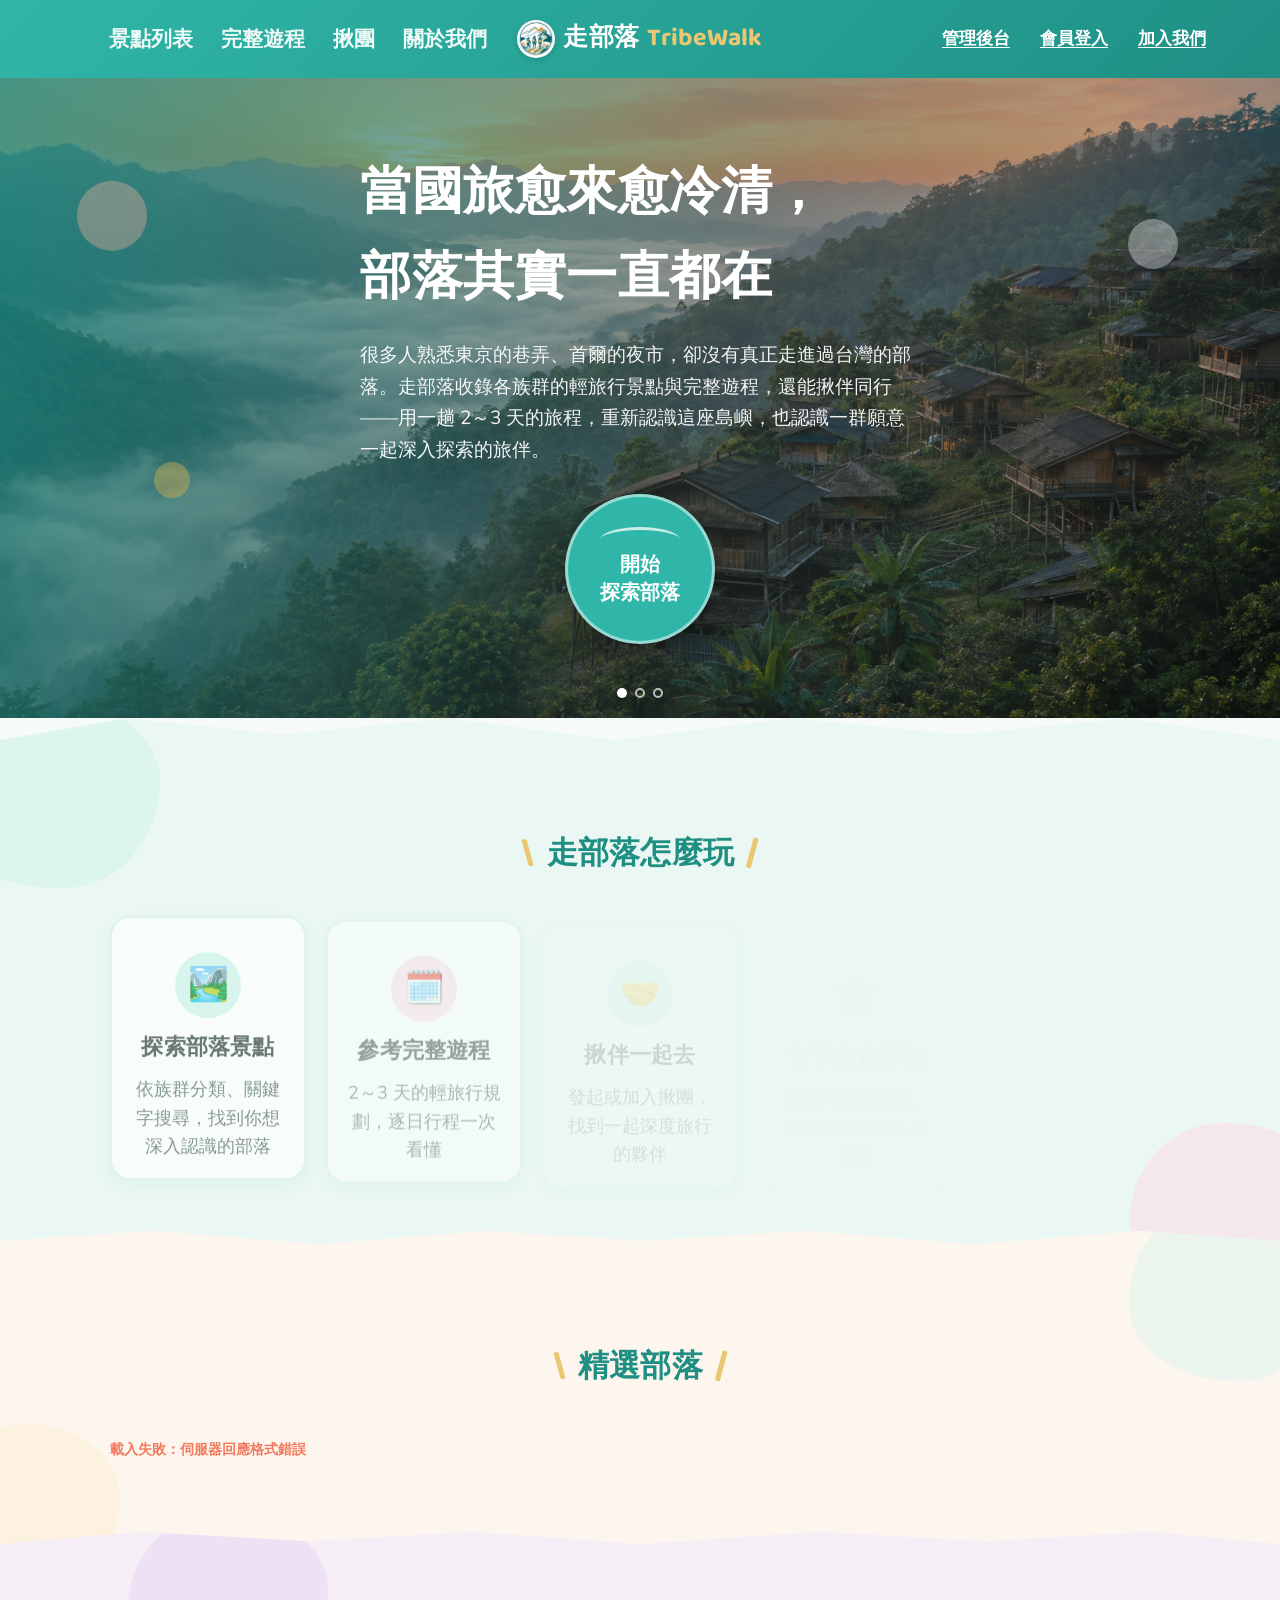
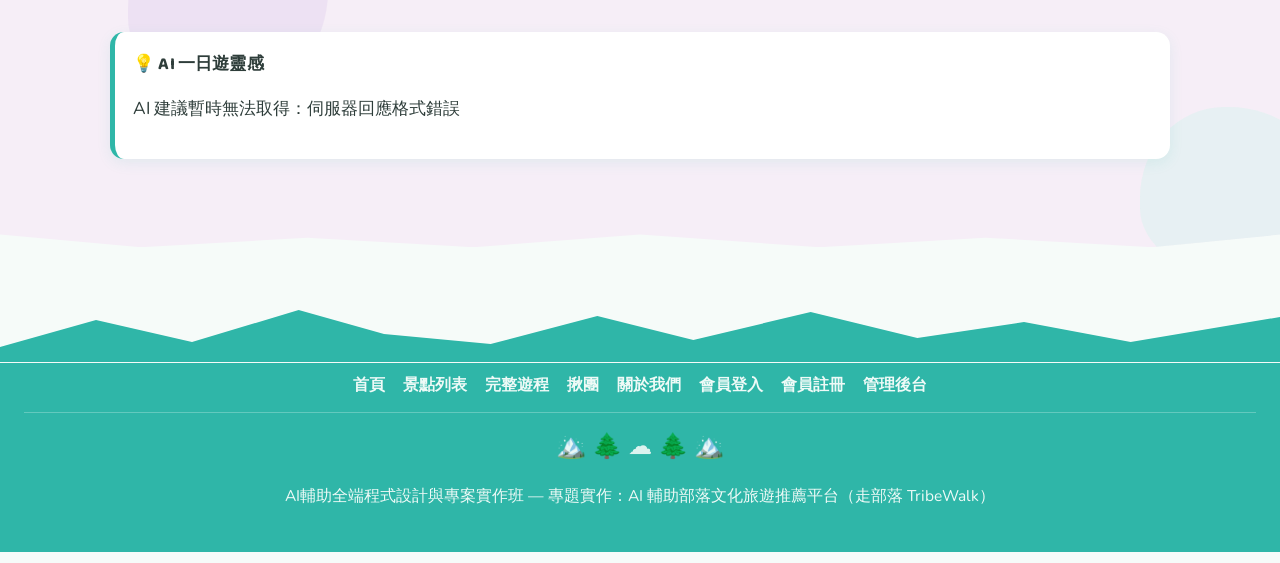
<file: index.html>
<!DOCTYPE html>
<html lang="zh-Hant">
<head>
<meta charset="UTF-8">
<meta http-equiv="refresh" content="0; url=frontend/index.html">
<title>走部落 TribeWalk</title>
</head>
<body>
<!--
  這個檔案只是給 GitHub Pages 用的轉址頁。
  這個專案是 PHP + MySQL 全端網站，GitHub Pages 只能放靜態檔案（HTML/CSS/JS/圖片），
  沒辦法執行 PHP、也沒辦法連資料庫，所以這裡看到的只會是「前端靜態畫面」，
  景點列表、揪團、統計圖表等需要呼叫 API 的功能不會有資料（會卡在「載入中...」)。
  完整功能（含資料庫）請參考 SETUP.md，用 php -S 或 XAMPP 在本機執行。
-->
<p>正在跳轉到 <a href="frontend/index.html">走部落 TribeWalk</a>…</p>
</body>
</html>
</file>
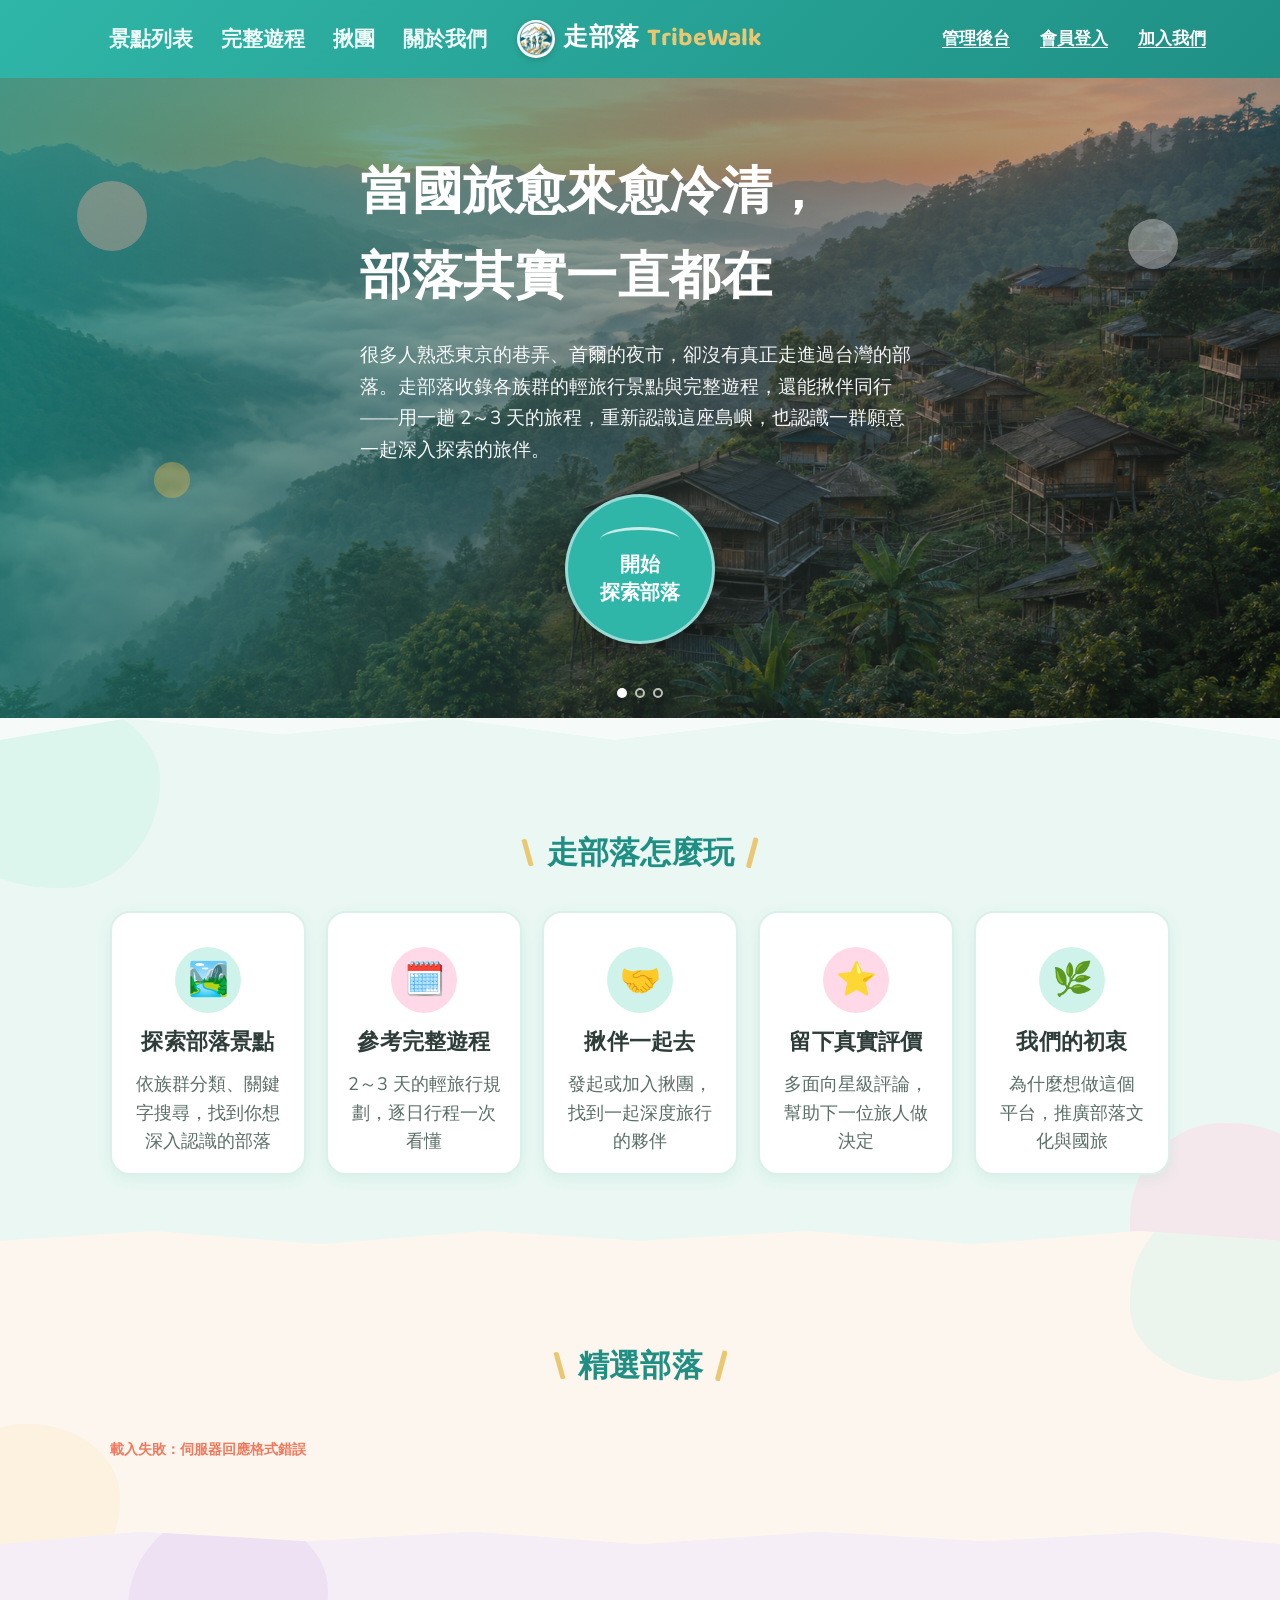
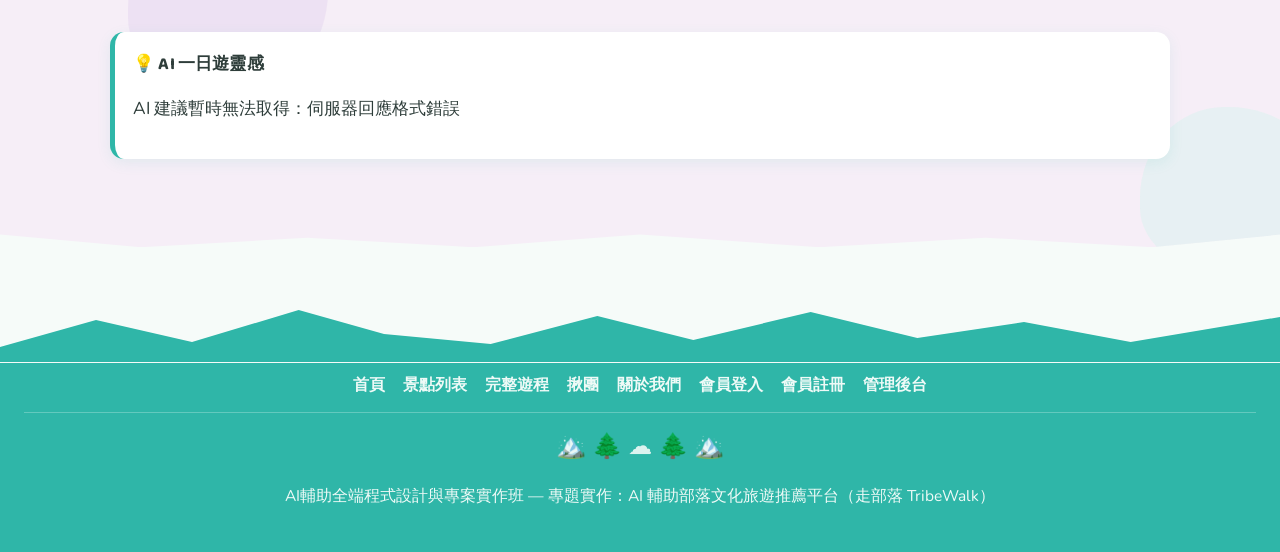
<file: frontend/index.html>
<!DOCTYPE html>
<html lang="zh-Hant">
<head>
<meta charset="UTF-8">
<meta name="viewport" content="width=device-width, initial-scale=1.0">
<title>走部落 TribeWalk｜AI 輔助部落文化旅遊推薦平台</title>
<link rel="preconnect" href="https://fonts.googleapis.com">
<link href="https://fonts.googleapis.com/css2?family=Baloo+2:wght@500;600;700&family=Nunito:wght@400;600;700&display=swap" rel="stylesheet">
<link rel="icon" type="image/png" href="images/brand/logo.png">
<link rel="stylesheet" href="css/style.css">
</head>
<body data-page="home">

<header class="navbar">
  <button class="nav-toggle" id="nav-toggle-btn" aria-label="選單">☰</button>

  <div class="nav-center" id="nav-center">
    <div class="nav-col nav-col-left">
      <a href="attractions.html" data-page="attractions">景點列表</a>
      <a href="itineraries.html" data-page="itineraries">完整遊程</a>
      <a href="groups.html" data-page="groups">揪團</a>
      <a href="about.html" data-page="about">關於我們</a>
    </div>

    <a href="index.html" class="brand brand-center" data-page="home"><img src="images/brand/logo.png" alt="走部落 TribeWalk" class="brand-logo">走部落 <span>TribeWalk</span></a>

    <div class="nav-col nav-col-right">
      <div class="nav-account">
        <a href="admin.html" data-page="admin">管理後台</a>
        <span id="member-nav-slot"></span>
      </div>
    </div>
  </div>
</header>

<section class="hero-slideshow" id="hero-slideshow">
  <div class="hero-slides" id="hero-slides"></div>
  <div class="hero-overlay"></div>
  <div class="deco-dot" style="width:70px;height:70px;background:#FFB4A2;top:16%;left:6%;"></div>
  <div class="deco-dot" style="width:36px;height:36px;background:#F5B942;top:60%;left:12%;animation-delay:1.2s;"></div>
  <div class="deco-dot" style="width:50px;height:50px;background:#fff;top:22%;right:8%;animation-delay:2.4s;"></div>
  <div class="hero-content">
    <h1 id="hero-title">當國旅愈來愈冷清，<br>部落其實一直都在</h1>
    <p class="lead" id="hero-lead">很多人熟悉東京的巷弄、首爾的夜市，卻沒有真正走進過台灣的部落。走部落收錄各族群的輕旅行景點與完整遊程，還能揪伴同行——用一趟 2～3 天的旅程，重新認識這座島嶼，也認識一群願意一起深入探索的旅伴。</p>
    <div class="hero-cta-wrap">
      <a href="attractions.html" class="hero-cta-badge" id="hero-cta">
        <span class="hero-cta-arc"></span>
        <span class="hero-cta-text">開始<br>探索部落</span>
      </a>
    </div>
  </div>
  <div class="hero-dots" id="hero-dots"></div>
</section>

<section class="section-band section-band-mint">
  <div class="container">
  <h2 class="slash-title"><span class="slash">\</span> 走部落怎麼玩 <span class="slash">/</span></h2>
  <div class="howto-grid">
    <a href="attractions.html" class="howto-card">
      <div class="howto-emoji">🏞️</div>
      <h3>探索部落景點</h3>
      <p>依族群分類、關鍵字搜尋，找到你想深入認識的部落</p>
    </a>
    <a href="itineraries.html" class="howto-card">
      <div class="howto-emoji">🗓️</div>
      <h3>參考完整遊程</h3>
      <p>2～3 天的輕旅行規劃，逐日行程一次看懂</p>
    </a>
    <a href="groups.html" class="howto-card">
      <div class="howto-emoji">🤝</div>
      <h3>揪伴一起去</h3>
      <p>發起或加入揪團，找到一起深度旅行的夥伴</p>
    </a>
    <a href="attractions.html" class="howto-card">
      <div class="howto-emoji">⭐</div>
      <h3>留下真實評價</h3>
      <p>多面向星級評論，幫助下一位旅人做決定</p>
    </a>
    <a href="about.html" class="howto-card">
      <div class="howto-emoji">🌿</div>
      <h3>我們的初衷</h3>
      <p>為什麼想做這個<span style="white-space:nowrap;">平台</span>，推廣部落文化與國旅</p>
    </a>
  </div>
  </div>
</section>

<section class="section-band section-band-pink">
  <div class="container">
  <h2 class="slash-title"><span class="slash">\</span> 精選部落 <span class="slash">/</span></h2>
  <div id="featured" class="grid"><p>載入中...</p></div>
  </div>
</section>

<section class="section-band section-band-cream">
  <div class="container">
  <div class="ai-box">
    <h3>💡 AI 一日遊靈感</h3>
    <p id="ai-tip">正在請 AI 想點子...</p>
  </div>
  </div>
</section>

<footer class="wavy-footer">
  <svg class="wave-shape" viewBox="0 0 1200 60" preserveAspectRatio="none" xmlns="http://www.w3.org/2000/svg">
    <path d="M0,45 L90,18 L180,40 L280,8 L360,32 L460,42 L560,14 L650,38 L760,10 L860,36 L960,20 L1060,40 L1200,15 L1200,60 L0,60 Z" fill="#2FB6A8"/>
  </svg>
  <div class="wavy-footer-inner">
    <nav class="footer-sitemap">
      <a href="index.html">首頁</a>
      <a href="attractions.html">景點列表</a>
      <a href="itineraries.html">完整遊程</a>
      <a href="groups.html">揪團</a>
      <a href="about.html">關於我們</a>
      <a href="member-login.html">會員登入</a>
      <a href="member-register.html">會員註冊</a>
      <a href="admin.html">管理後台</a>
    </nav>
    <div class="wavy-footer-deco">🏔️ 🌲 ☁️ 🌲 🏔️</div>
    <p>AI輔助全端程式設計與專案實作班 — 專題實作：AI 輔助部落文化旅遊推薦平台（走部落 TribeWalk）</p>
  </div>
</footer>

<script src="js/main.js"></script>
<script src="js/api.js"></script>
<script src="js/member-nav.js"></script>
<script src="js/home.js"></script>
</body>
</html>
</file>
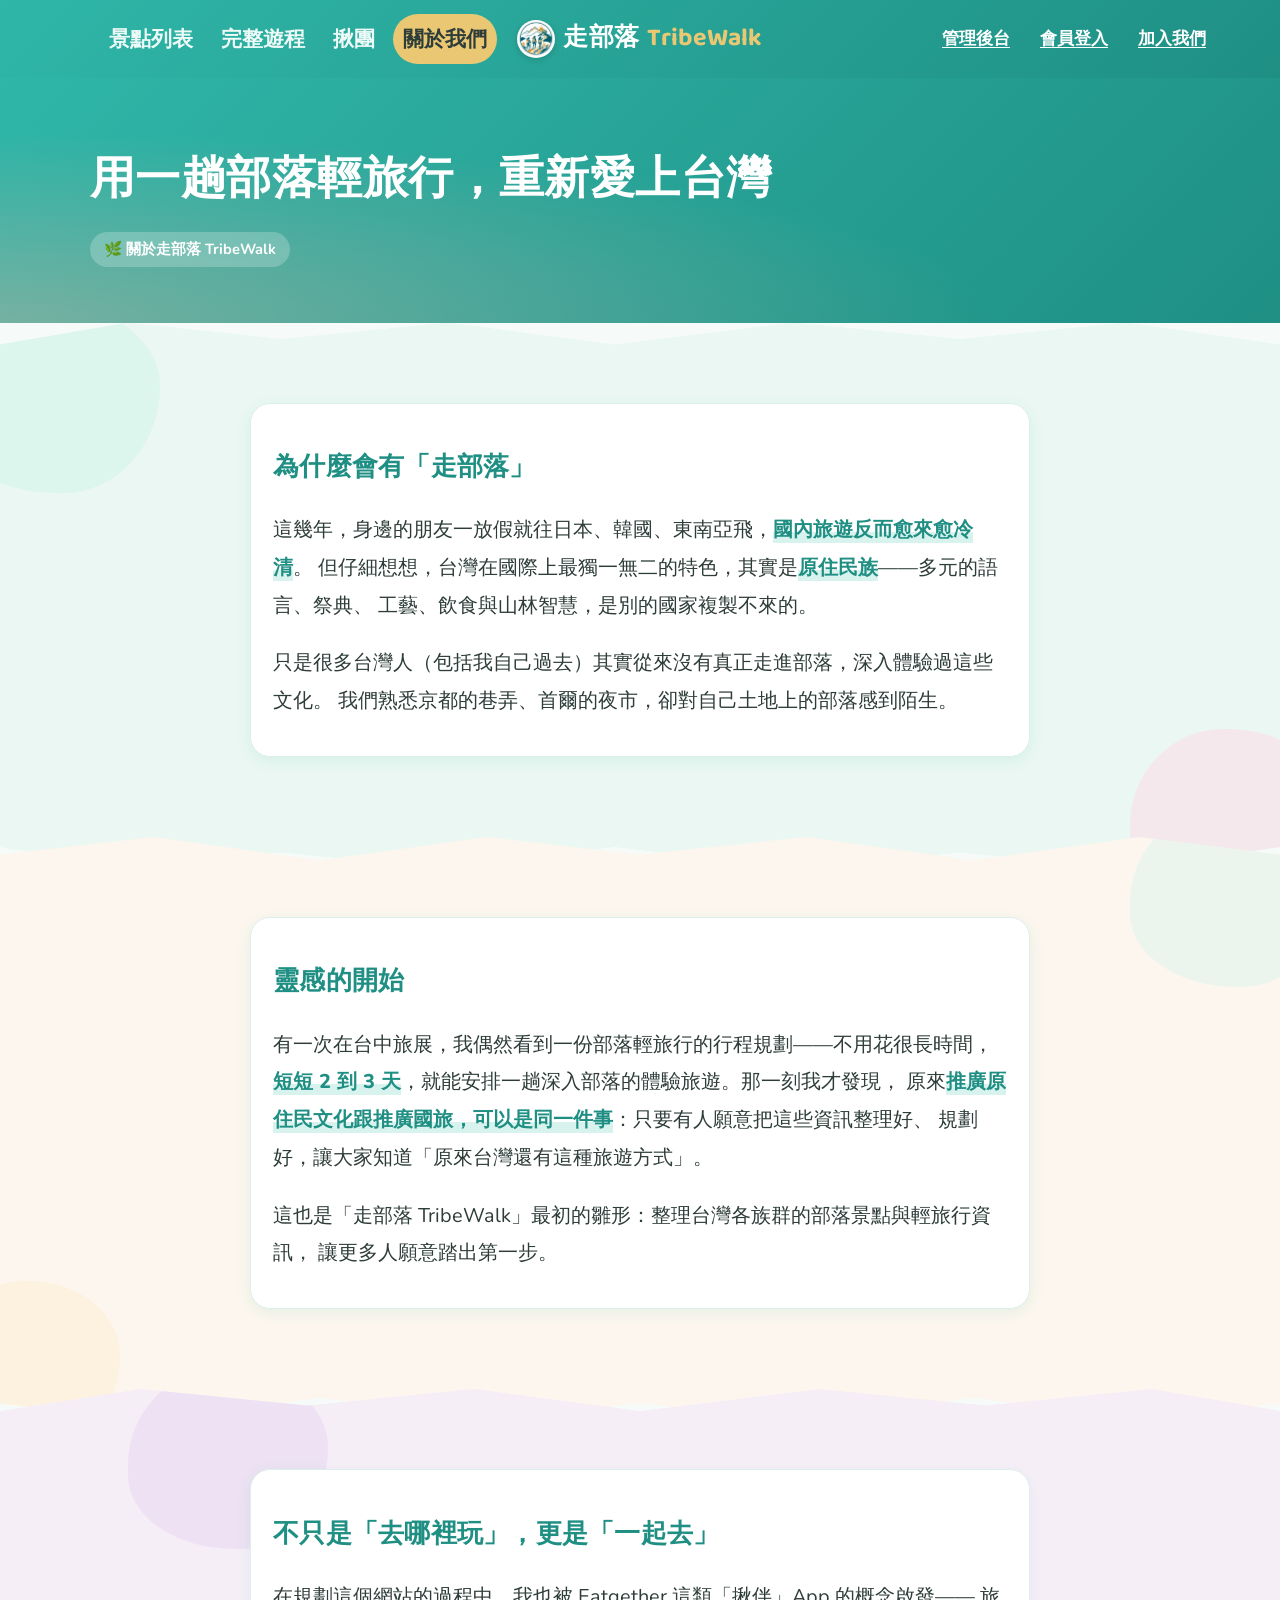
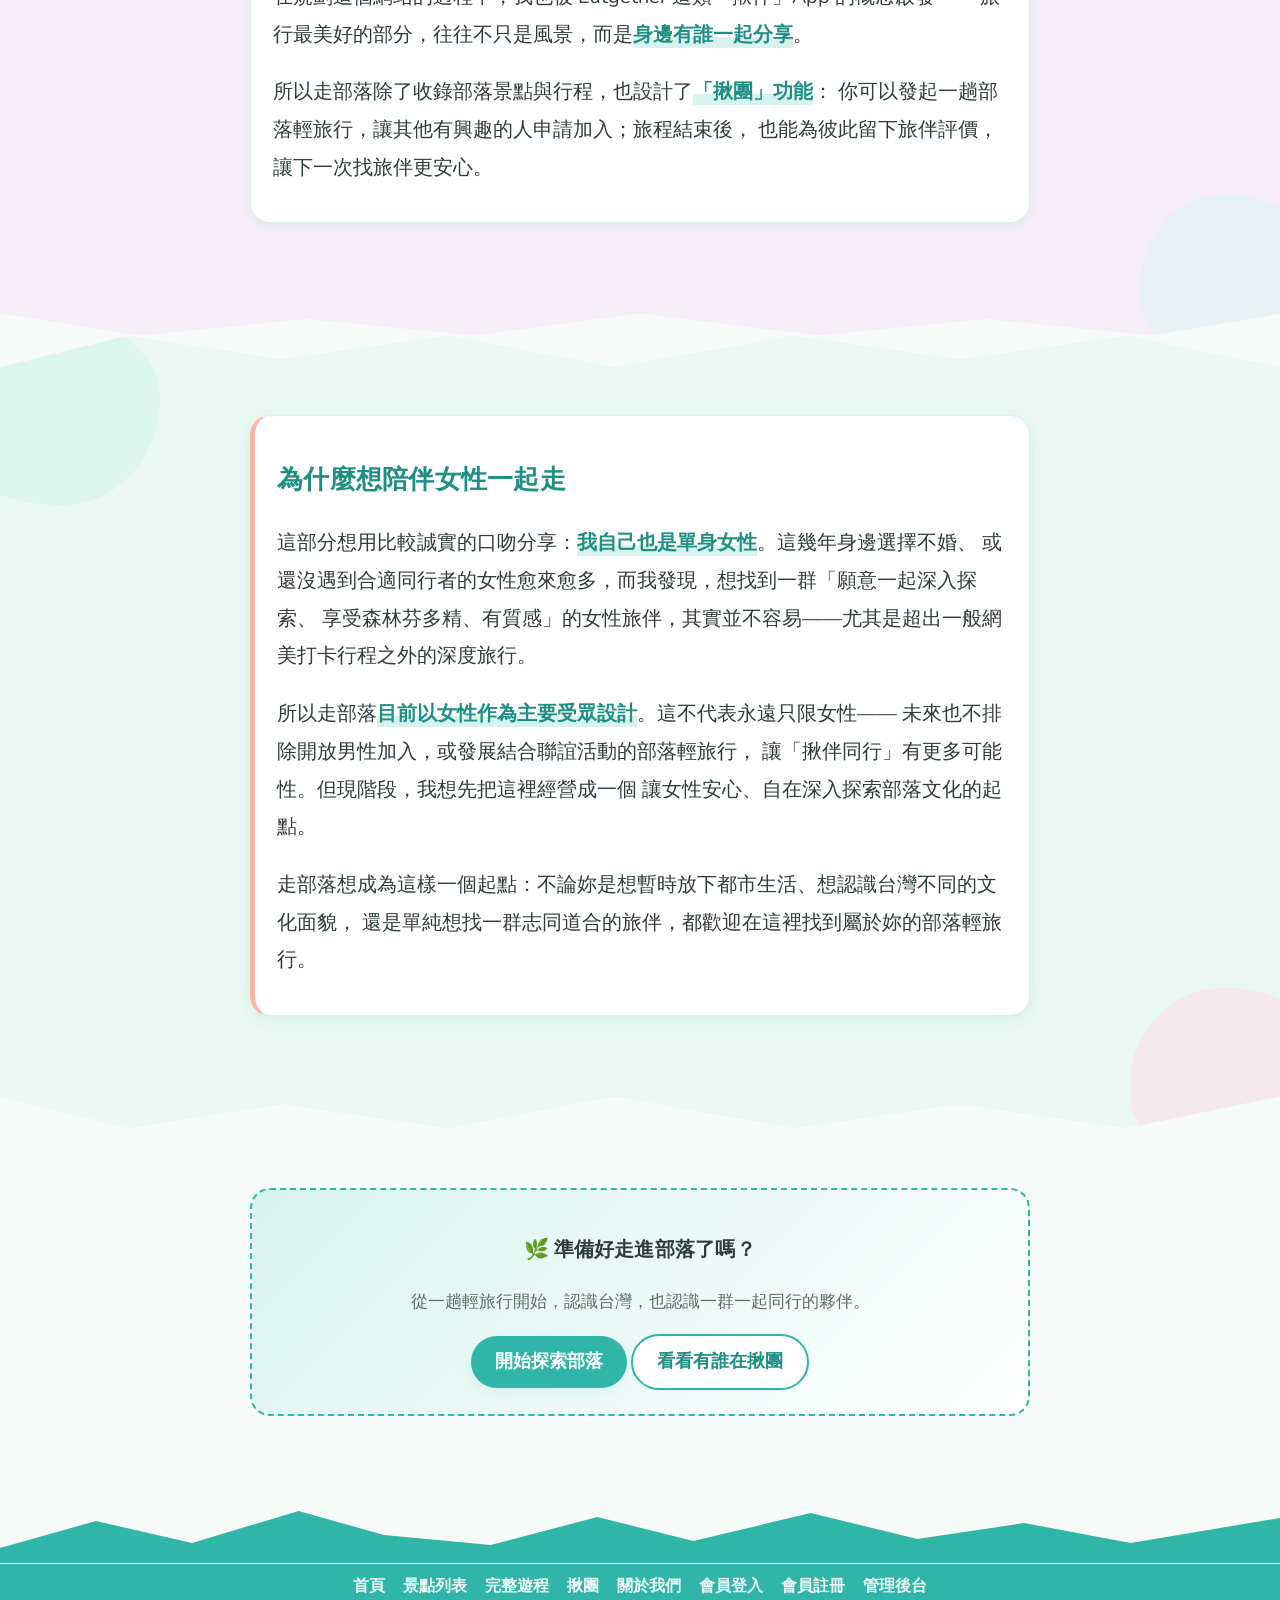
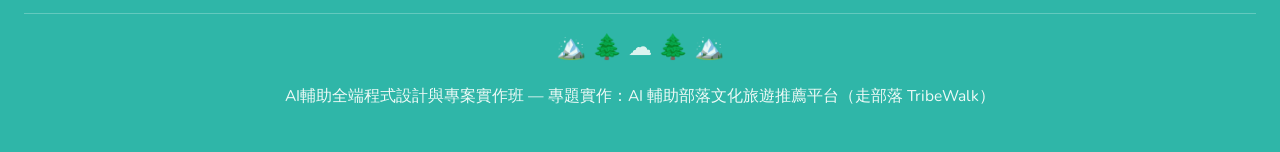
<file: frontend/about.html>
<!DOCTYPE html>
<html lang="zh-Hant">
<head>
<meta charset="UTF-8">
<meta name="viewport" content="width=device-width, initial-scale=1.0">
<title>關於我們｜走部落 TribeWalk</title>
<link rel="preconnect" href="https://fonts.googleapis.com">
<link href="https://fonts.googleapis.com/css2?family=Baloo+2:wght@500;600;700&family=Nunito:wght@400;600;700&display=swap" rel="stylesheet">
<link rel="icon" type="image/png" href="images/brand/logo.png">
<link rel="stylesheet" href="css/style.css">
</head>
<body data-page="about">

<header class="navbar">
  <button class="nav-toggle" id="nav-toggle-btn" aria-label="選單">☰</button>

  <div class="nav-center" id="nav-center">
    <div class="nav-col nav-col-left">
      <a href="attractions.html" data-page="attractions">景點列表</a>
      <a href="itineraries.html" data-page="itineraries">完整遊程</a>
      <a href="groups.html" data-page="groups">揪團</a>
      <a href="about.html" data-page="about">關於我們</a>
    </div>

    <a href="index.html" class="brand brand-center" data-page="home"><img src="images/brand/logo.png" alt="走部落 TribeWalk" class="brand-logo">走部落 <span>TribeWalk</span></a>

    <div class="nav-col nav-col-right">
      <div class="nav-account">
        <a href="admin.html" data-page="admin">管理後台</a>
        <span id="member-nav-slot"></span>
      </div>
    </div>
  </div>
</header>

<section class="itin-hero">
  <div class="itin-hero-inner">
    <h1>用一趟部落輕旅行，重新愛上台灣</h1>
    <div class="itin-badge-row">
      <span class="itin-badge">🌿 關於走部落 TribeWalk</span>
    </div>
  </div>
</section>

<section class="section-band section-band-mint">
  <div class="container about-text" style="max-width:820px;">
  <div class="form-panel">
    <h2>為什麼會有「走部落」</h2>
    <p>
      這幾年，身邊的朋友一放假就往日本、韓國、東南亞飛，<strong>國內旅遊反而愈來愈冷清</strong>。
      但仔細想想，台灣在國際上最獨一無二的特色，其實是<strong>原住民族</strong>——多元的語言、祭典、
      工藝、飲食與山林智慧，是別的國家複製不來的。
    </p>
    <p>
      只是很多台灣人（包括我自己過去）其實從來沒有真正走進部落，深入體驗過這些文化。
      我們熟悉京都的巷弄、首爾的夜市，卻對自己土地上的部落感到陌生。
    </p>
  </div>
  </div>
</section>

<section class="section-band section-band-pink">
  <div class="container about-text" style="max-width:820px;">
  <div class="form-panel">
    <h2>靈感的開始</h2>
    <p>
      有一次在台中旅展，我偶然看到一份部落輕旅行的行程規劃——不用花很長時間，
      <strong>短短 2 到 3 天</strong>，就能安排一趟深入部落的體驗旅遊。那一刻我才發現，
      原來<strong>推廣原住民文化跟推廣國旅，可以是同一件事</strong>：只要有人願意把這些資訊整理好、
      規劃好，讓大家知道「原來台灣還有這種旅遊方式」。
    </p>
    <p>這也是「走部落 TribeWalk」最初的雛形：整理台灣各族群的部落景點與輕旅行資訊，
      讓更多人願意踏出第一步。</p>
  </div>
  </div>
</section>

<section class="section-band section-band-cream">
  <div class="container about-text" style="max-width:820px;">
  <div class="form-panel">
    <h2>不只是「去哪裡玩」，更是「一起去」</h2>
    <p>
      在規劃這個網站的過程中，我也被 Eatgether 這類「揪伴」App 的概念啟發——
      旅行最美好的部分，往往不只是風景，而是<strong>身邊有誰一起分享</strong>。
    </p>
    <p>
      所以走部落除了收錄部落景點與行程，也設計了<strong>「揪團」功能</strong>：
      你可以發起一趟部落輕旅行，讓其他有興趣的人申請加入；旅程結束後，
      也能為彼此留下旅伴評價，讓下一次找旅伴更安心。
    </p>
  </div>
  </div>
</section>

<section class="section-band section-band-mint">
  <div class="container about-text" style="max-width:820px;">
  <div class="form-panel" style="border-left:5px solid var(--color-accent);">
    <h2>為什麼想陪伴女性一起走</h2>
    <p>
      這部分想用比較誠實的口吻分享：<strong>我自己也是單身女性</strong>。這幾年身邊選擇不婚、
      或還沒遇到合適同行者的女性愈來愈多，而我發現，想找到一群「願意一起深入探索、
      享受森林芬多精、有質感」的女性旅伴，其實並不容易——尤其是超出一般網美打卡行程之外的深度旅行。
    </p>
    <p>
      所以走部落<strong>目前以女性作為主要受眾設計</strong>。這不代表永遠只限女性——
      未來也不排除開放男性加入，或發展結合聯誼活動的部落輕旅行，
      讓「揪伴同行」有更多可能性。但現階段，我想先把這裡經營成一個
      讓女性安心、自在深入探索部落文化的起點。
    </p>
    <p>
      走部落想成為這樣一個起點：不論妳是想暫時放下都市生活、想認識台灣不同的文化面貌，
      還是單純想找一群志同道合的旅伴，都歡迎在這裡找到屬於妳的部落輕旅行。
    </p>
  </div>
  </div>
</section>

<main class="container" style="max-width:820px;">
  <div class="cta-box">
    <h3>🌿 準備好走進部落了嗎？</h3>
    <p>從一趟輕旅行開始，認識台灣，也認識一群一起同行的夥伴。</p>
    <a class="btn btn-primary" href="attractions.html">開始探索部落</a>
    <a class="btn btn-outline" href="groups.html">看看有誰在揪團</a>
  </div>
</main>

<footer class="wavy-footer">
  <svg class="wave-shape" viewBox="0 0 1200 60" preserveAspectRatio="none" xmlns="http://www.w3.org/2000/svg">
    <path d="M0,45 L90,18 L180,40 L280,8 L360,32 L460,42 L560,14 L650,38 L760,10 L860,36 L960,20 L1060,40 L1200,15 L1200,60 L0,60 Z" fill="#2FB6A8"/>
  </svg>
  <div class="wavy-footer-inner">
    <nav class="footer-sitemap">
      <a href="index.html">首頁</a>
      <a href="attractions.html">景點列表</a>
      <a href="itineraries.html">完整遊程</a>
      <a href="groups.html">揪團</a>
      <a href="about.html">關於我們</a>
      <a href="member-login.html">會員登入</a>
      <a href="member-register.html">會員註冊</a>
      <a href="admin.html">管理後台</a>
    </nav>
    <div class="wavy-footer-deco">🏔️ 🌲 ☁️ 🌲 🏔️</div>
    <p>AI輔助全端程式設計與專案實作班 — 專題實作：AI 輔助部落文化旅遊推薦平台（走部落 TribeWalk）</p>
  </div>
</footer>

<script src="js/main.js"></script>
<script src="js/api.js"></script>
<script src="js/member-nav.js"></script>
</body>
</html>
</file>
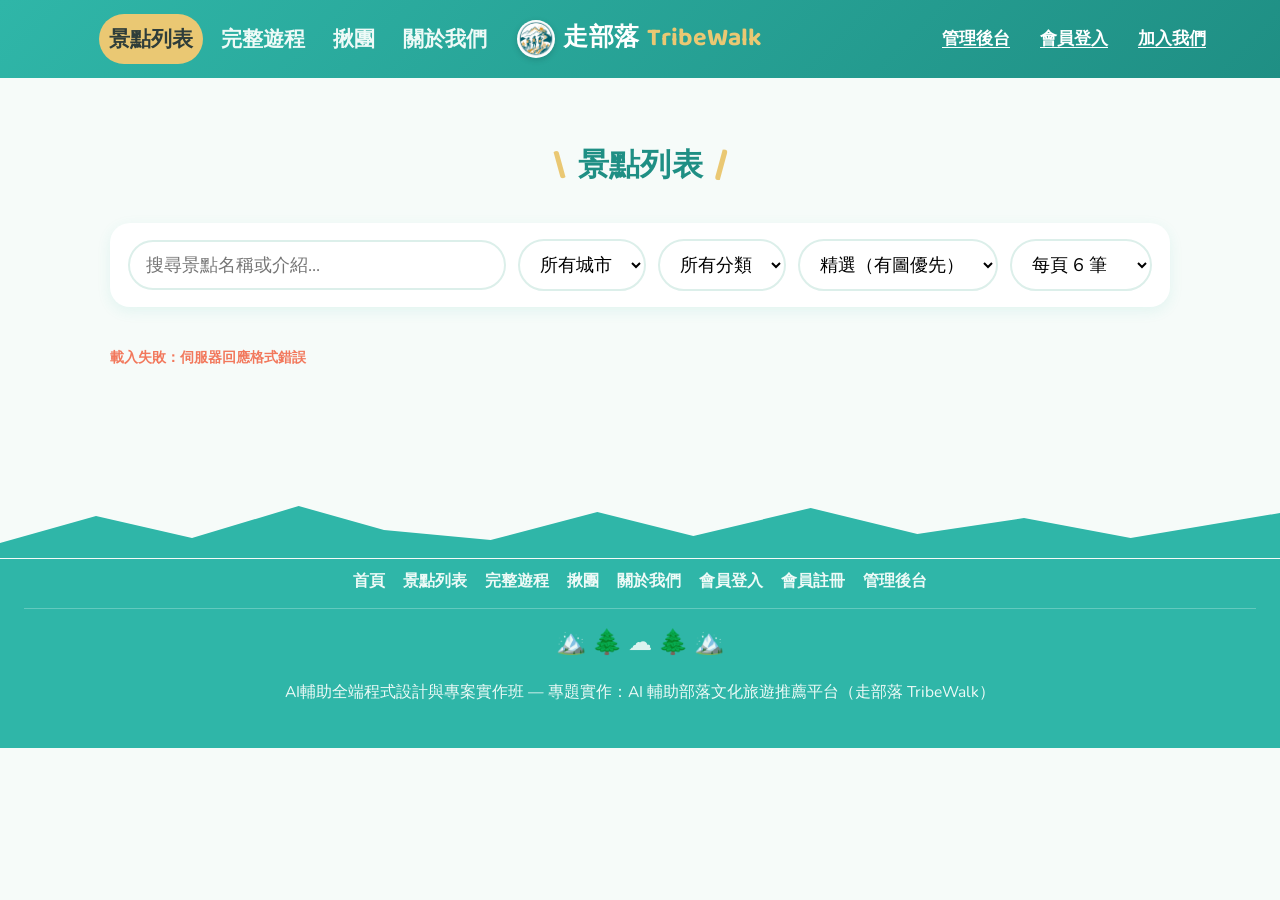
<file: frontend/attractions.html>
<!DOCTYPE html>
<html lang="zh-Hant">
<head>
<meta charset="UTF-8">
<meta name="viewport" content="width=device-width, initial-scale=1.0">
<title>景點列表｜走部落 TribeWalk</title>
<link rel="preconnect" href="https://fonts.googleapis.com">
<link href="https://fonts.googleapis.com/css2?family=Baloo+2:wght@500;600;700&family=Nunito:wght@400;600;700&display=swap" rel="stylesheet">
<link rel="icon" type="image/png" href="images/brand/logo.png">
<link rel="stylesheet" href="css/style.css">
</head>
<body data-page="attractions">

<header class="navbar">
  <button class="nav-toggle" id="nav-toggle-btn" aria-label="選單">☰</button>

  <div class="nav-center" id="nav-center">
    <div class="nav-col nav-col-left">
      <a href="attractions.html" data-page="attractions">景點列表</a>
      <a href="itineraries.html" data-page="itineraries">完整遊程</a>
      <a href="groups.html" data-page="groups">揪團</a>
      <a href="about.html" data-page="about">關於我們</a>
    </div>

    <a href="index.html" class="brand brand-center" data-page="home"><img src="images/brand/logo.png" alt="走部落 TribeWalk" class="brand-logo">走部落 <span>TribeWalk</span></a>

    <div class="nav-col nav-col-right">
      <div class="nav-account">
        <a href="admin.html" data-page="admin">管理後台</a>
        <span id="member-nav-slot"></span>
      </div>
    </div>
  </div>
</header>

<main class="container">
  <h2 class="slash-title"><span class="slash">\</span> 景點列表 <span class="slash">/</span></h2>

  <div class="filters">
    <input type="text" id="f-q" placeholder="搜尋景點名稱或介紹...">
    <select id="f-city"><option value="">所有城市</option></select>
    <select id="f-category"><option value="">所有分類</option></select>
    <select id="f-sort">
      <option value="featured-DESC">精選（有圖優先）</option>
      <option value="created_at-DESC">最新建立</option>
      <option value="name-ASC">名稱 A→Z</option>
      <option value="city-ASC">城市</option>
      <option value="category_id-ASC">分類</option>
    </select>
    <select id="f-limit">
      <option value="6">每頁 6 筆</option>
      <option value="9">每頁 9 筆</option>
      <option value="12">每頁 12 筆</option>
    </select>
  </div>

  <div id="list" class="grid"><p>載入中...</p></div>
  <div id="pagination" class="pagination"></div>
</main>

<footer class="wavy-footer">
  <svg class="wave-shape" viewBox="0 0 1200 60" preserveAspectRatio="none" xmlns="http://www.w3.org/2000/svg">
    <path d="M0,45 L90,18 L180,40 L280,8 L360,32 L460,42 L560,14 L650,38 L760,10 L860,36 L960,20 L1060,40 L1200,15 L1200,60 L0,60 Z" fill="#2FB6A8"/>
  </svg>
  <div class="wavy-footer-inner">
    <nav class="footer-sitemap">
      <a href="index.html">首頁</a>
      <a href="attractions.html">景點列表</a>
      <a href="itineraries.html">完整遊程</a>
      <a href="groups.html">揪團</a>
      <a href="about.html">關於我們</a>
      <a href="member-login.html">會員登入</a>
      <a href="member-register.html">會員註冊</a>
      <a href="admin.html">管理後台</a>
    </nav>
    <div class="wavy-footer-deco">🏔️ 🌲 ☁️ 🌲 🏔️</div>
    <p>AI輔助全端程式設計與專案實作班 — 專題實作：AI 輔助部落文化旅遊推薦平台（走部落 TribeWalk）</p>
  </div>
</footer>

<script src="js/main.js"></script>
<script src="js/api.js"></script>
<script src="js/member-nav.js"></script>
<script src="js/attractions.js"></script>
</body>
</html>
</file>
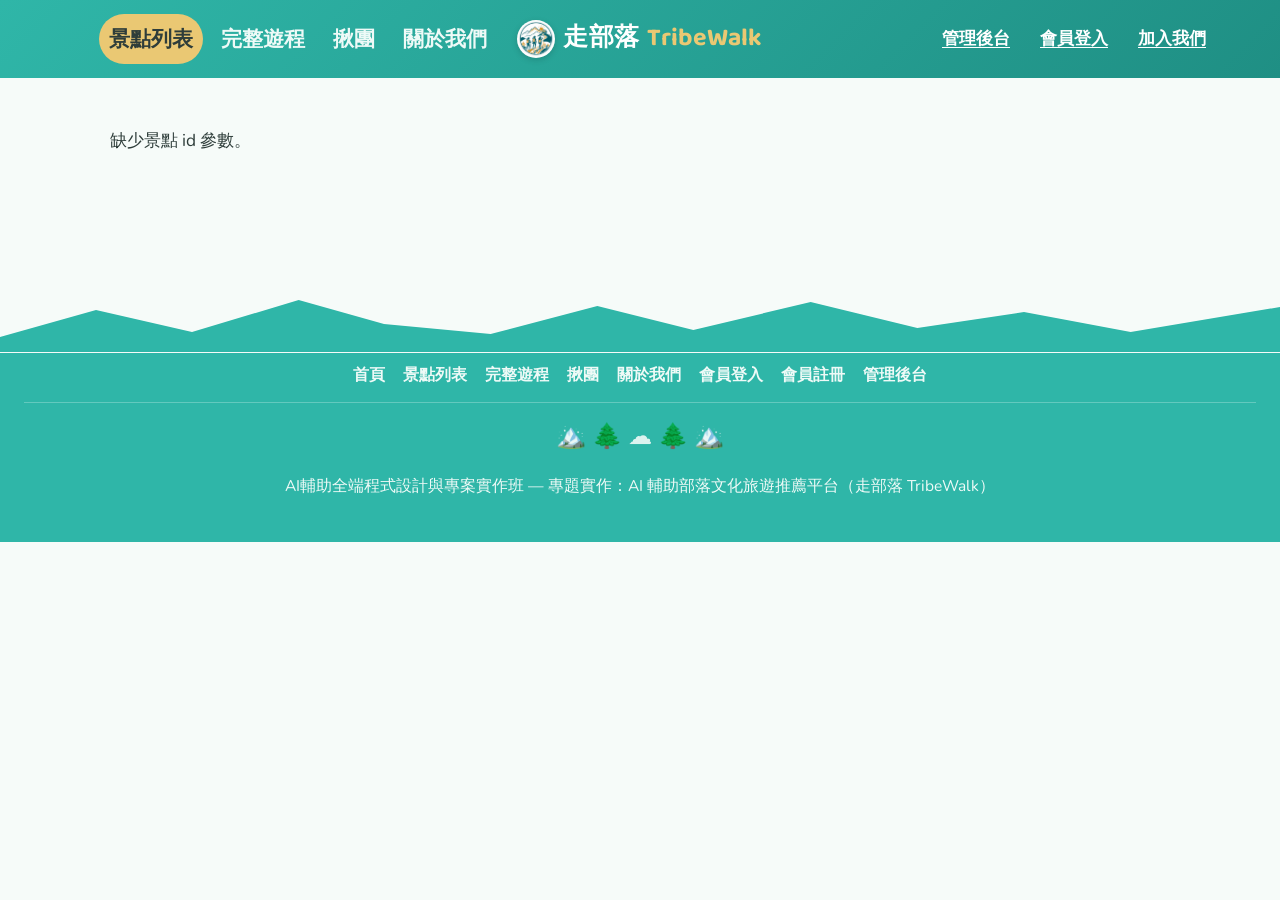
<file: frontend/detail.html>
<!DOCTYPE html>
<html lang="zh-Hant">
<head>
<meta charset="UTF-8">
<meta name="viewport" content="width=device-width, initial-scale=1.0">
<title>景點詳細｜走部落 TribeWalk</title>
<link rel="preconnect" href="https://fonts.googleapis.com">
<link href="https://fonts.googleapis.com/css2?family=Baloo+2:wght@500;600;700&family=Nunito:wght@400;600;700&display=swap" rel="stylesheet">
<link rel="icon" type="image/png" href="images/brand/logo.png">
<link rel="stylesheet" href="css/style.css">
</head>
<body data-page="attractions">

<header class="navbar">
  <button class="nav-toggle" id="nav-toggle-btn" aria-label="選單">☰</button>

  <div class="nav-center" id="nav-center">
    <div class="nav-col nav-col-left">
      <a href="attractions.html" data-page="attractions">景點列表</a>
      <a href="itineraries.html" data-page="itineraries">完整遊程</a>
      <a href="groups.html" data-page="groups">揪團</a>
      <a href="about.html" data-page="about">關於我們</a>
    </div>

    <a href="index.html" class="brand brand-center" data-page="home"><img src="images/brand/logo.png" alt="走部落 TribeWalk" class="brand-logo">走部落 <span>TribeWalk</span></a>

    <div class="nav-col nav-col-right">
      <div class="nav-account">
        <a href="admin.html" data-page="admin">管理後台</a>
        <span id="member-nav-slot"></span>
      </div>
    </div>
  </div>
</header>

<main class="container" id="detail">
  <p>載入中...</p>
</main>

<main class="container" id="reviews-section" style="padding-top:0;">
</main>

<footer class="wavy-footer">
  <svg class="wave-shape" viewBox="0 0 1200 60" preserveAspectRatio="none" xmlns="http://www.w3.org/2000/svg">
    <path d="M0,45 L90,18 L180,40 L280,8 L360,32 L460,42 L560,14 L650,38 L760,10 L860,36 L960,20 L1060,40 L1200,15 L1200,60 L0,60 Z" fill="#2FB6A8"/>
  </svg>
  <div class="wavy-footer-inner">
    <nav class="footer-sitemap">
      <a href="index.html">首頁</a>
      <a href="attractions.html">景點列表</a>
      <a href="itineraries.html">完整遊程</a>
      <a href="groups.html">揪團</a>
      <a href="about.html">關於我們</a>
      <a href="member-login.html">會員登入</a>
      <a href="member-register.html">會員註冊</a>
      <a href="admin.html">管理後台</a>
    </nav>
    <div class="wavy-footer-deco">🏔️ 🌲 ☁️ 🌲 🏔️</div>
    <p>AI輔助全端程式設計與專案實作班 — 專題實作：AI 輔助部落文化旅遊推薦平台（走部落 TribeWalk）</p>
  </div>
</footer>

<script src="js/main.js"></script>
<script src="js/api.js"></script>
<script src="js/member-nav.js"></script>
<script src="js/detail.js"></script>
<script src="js/reviews.js"></script>
</body>
</html>
</file>
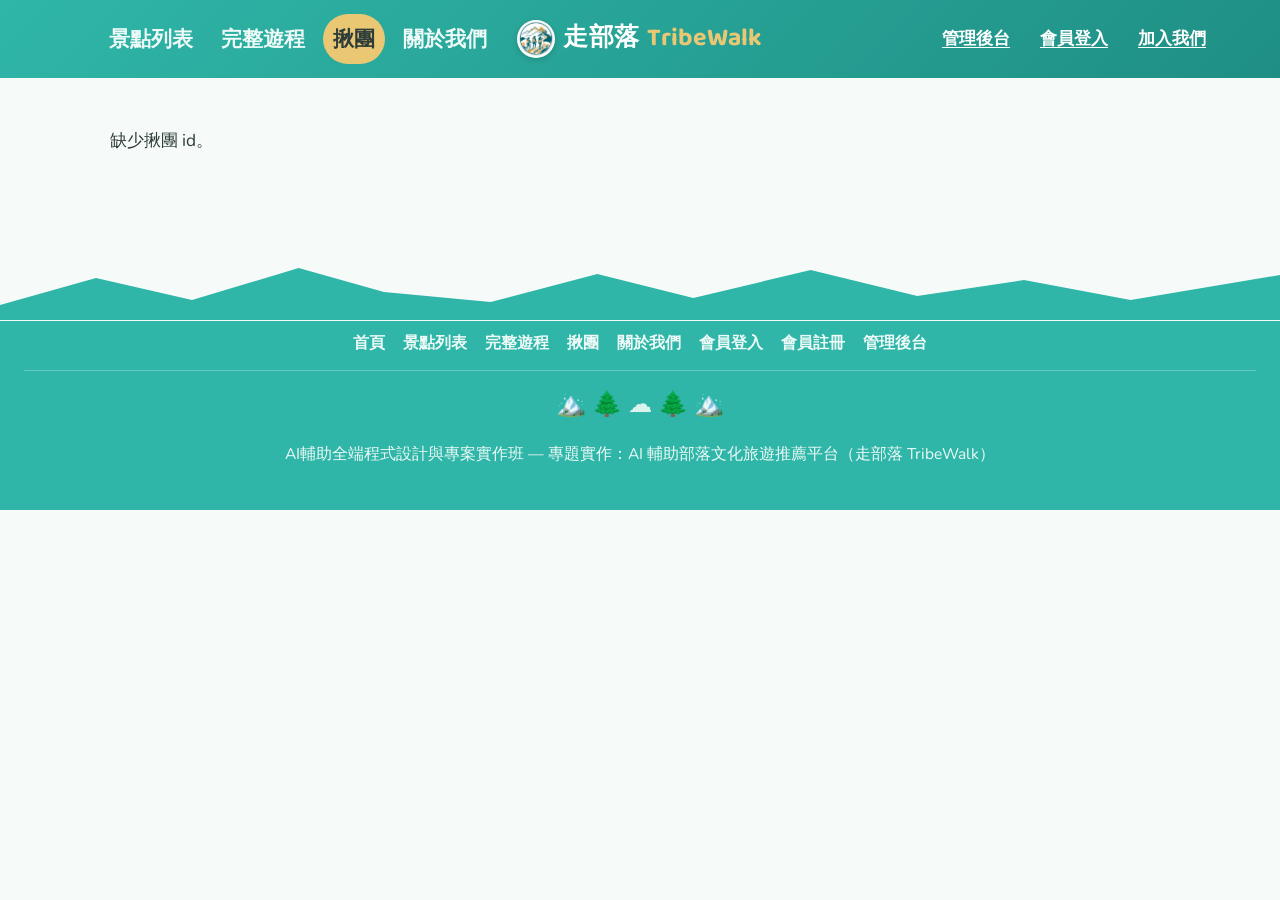
<file: frontend/group-detail.html>
<!DOCTYPE html>
<html lang="zh-Hant">
<head>
<meta charset="UTF-8">
<meta name="viewport" content="width=device-width, initial-scale=1.0">
<title>揪團詳情｜走部落 TribeWalk</title>
<link rel="preconnect" href="https://fonts.googleapis.com">
<link href="https://fonts.googleapis.com/css2?family=Baloo+2:wght@500;600;700&family=Nunito:wght@400;600;700&display=swap" rel="stylesheet">
<link rel="icon" type="image/png" href="images/brand/logo.png">
<link rel="stylesheet" href="css/style.css">
</head>
<body data-page="groups">

<header class="navbar">
  <button class="nav-toggle" id="nav-toggle-btn" aria-label="選單">☰</button>

  <div class="nav-center" id="nav-center">
    <div class="nav-col nav-col-left">
      <a href="attractions.html" data-page="attractions">景點列表</a>
      <a href="itineraries.html" data-page="itineraries">完整遊程</a>
      <a href="groups.html" data-page="groups">揪團</a>
      <a href="about.html" data-page="about">關於我們</a>
    </div>

    <a href="index.html" class="brand brand-center" data-page="home"><img src="images/brand/logo.png" alt="走部落 TribeWalk" class="brand-logo">走部落 <span>TribeWalk</span></a>

    <div class="nav-col nav-col-right">
      <div class="nav-account">
        <a href="admin.html" data-page="admin">管理後台</a>
        <span id="member-nav-slot"></span>
      </div>
    </div>
  </div>
</header>

<main class="container" id="group-detail">
  <p>載入中...</p>
</main>

<footer class="wavy-footer">
  <svg class="wave-shape" viewBox="0 0 1200 60" preserveAspectRatio="none" xmlns="http://www.w3.org/2000/svg">
    <path d="M0,45 L90,18 L180,40 L280,8 L360,32 L460,42 L560,14 L650,38 L760,10 L860,36 L960,20 L1060,40 L1200,15 L1200,60 L0,60 Z" fill="#2FB6A8"/>
  </svg>
  <div class="wavy-footer-inner">
    <nav class="footer-sitemap">
      <a href="index.html">首頁</a>
      <a href="attractions.html">景點列表</a>
      <a href="itineraries.html">完整遊程</a>
      <a href="groups.html">揪團</a>
      <a href="about.html">關於我們</a>
      <a href="member-login.html">會員登入</a>
      <a href="member-register.html">會員註冊</a>
      <a href="admin.html">管理後台</a>
    </nav>
    <div class="wavy-footer-deco">🏔️ 🌲 ☁️ 🌲 🏔️</div>
    <p>AI輔助全端程式設計與專案實作班 — 專題實作：AI 輔助部落文化旅遊推薦平台（走部落 TribeWalk）</p>
  </div>
</footer>

<script src="js/main.js"></script>
<script src="js/api.js"></script>
<script src="js/member-nav.js"></script>
<script src="js/group-detail.js"></script>
</body>
</html>
</file>
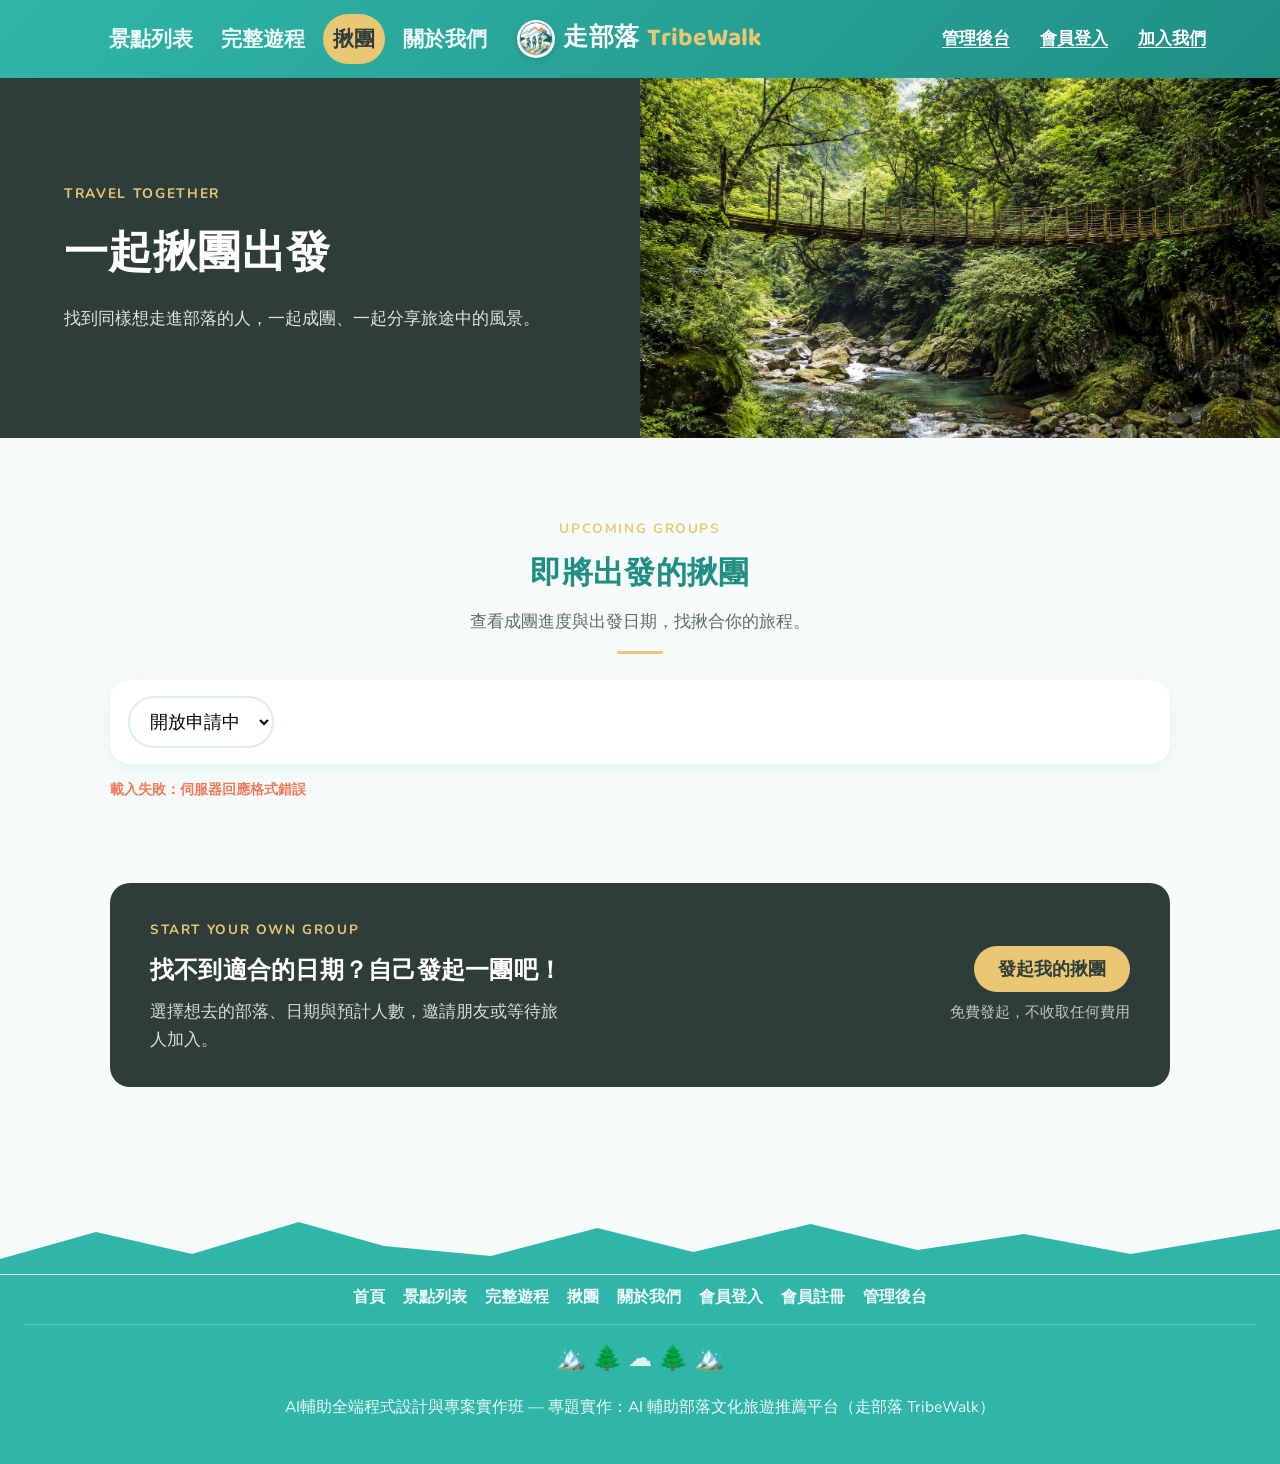
<file: frontend/groups.html>
<!DOCTYPE html>
<html lang="zh-Hant">
<head>
<meta charset="UTF-8">
<meta name="viewport" content="width=device-width, initial-scale=1.0">
<title>揪團｜走部落 TribeWalk</title>
<link rel="preconnect" href="https://fonts.googleapis.com">
<link href="https://fonts.googleapis.com/css2?family=Baloo+2:wght@500;600;700&family=Nunito:wght@400;600;700&display=swap" rel="stylesheet">
<link rel="icon" type="image/png" href="images/brand/logo.png">
<link rel="stylesheet" href="css/style.css">
</head>
<body data-page="groups">

<header class="navbar">
  <button class="nav-toggle" id="nav-toggle-btn" aria-label="選單">☰</button>

  <div class="nav-center" id="nav-center">
    <div class="nav-col nav-col-left">
      <a href="attractions.html" data-page="attractions">景點列表</a>
      <a href="itineraries.html" data-page="itineraries">完整遊程</a>
      <a href="groups.html" data-page="groups">揪團</a>
      <a href="about.html" data-page="about">關於我們</a>
    </div>

    <a href="index.html" class="brand brand-center" data-page="home"><img src="images/brand/logo.png" alt="走部落 TribeWalk" class="brand-logo">走部落 <span>TribeWalk</span></a>

    <div class="nav-col nav-col-right">
      <div class="nav-account">
        <a href="admin.html" data-page="admin">管理後台</a>
        <span id="member-nav-slot"></span>
      </div>
    </div>
  </div>
</header>

<section class="group-hero">
  <div class="group-hero-text">
    <span class="group-hero-eyebrow">Travel Together</span>
    <h1>一起揪團出發</h1>
    <p>找到同樣想走進部落的人，一起成團、一起分享旅途中的風景。</p>
  </div>
  <div class="group-hero-img">
    <img src="images/hero/banner-forest-bridge.jpg" alt="一起走過吊橋，走進部落">
  </div>
</section>

<main class="container">
  <div class="section-heading">
    <span class="eyebrow">Upcoming Groups</span>
    <h2>即將出發的揪團</h2>
    <p>查看成團進度與出發日期，找揪合你的旅程。</p>
    <div class="underline"></div>
  </div>

  <div id="create-group-slot"></div>

  <div class="filters">
    <select id="f-status">
      <option value="open">開放申請中</option>
      <option value="all">全部狀態</option>
      <option value="full">已額滿</option>
      <option value="closed">已關閉</option>
      <option value="completed">已完成</option>
      <option value="cancelled">已取消</option>
    </select>
  </div>

  <div id="list" class="group-list"><p>載入中...</p></div>
  <div id="pagination" class="pagination"></div>

  <div class="group-cta-banner">
    <div>
      <span class="eyebrow">Start Your Own Group</span>
      <h3>找不到適合的日期？自己發起一團吧！</h3>
      <p>選擇想去的部落、日期與預計人數，邀請朋友或等待旅人加入。</p>
    </div>
    <div style="display:flex; flex-direction:column; align-items:flex-end; gap:8px;">
      <button type="button" class="btn btn-gold" id="btn-cta-create-group">發起我的揪團</button>
      <span class="group-cta-note">免費發起，不收取任何費用</span>
    </div>
  </div>
</main>

<footer class="wavy-footer">
  <svg class="wave-shape" viewBox="0 0 1200 60" preserveAspectRatio="none" xmlns="http://www.w3.org/2000/svg">
    <path d="M0,45 L90,18 L180,40 L280,8 L360,32 L460,42 L560,14 L650,38 L760,10 L860,36 L960,20 L1060,40 L1200,15 L1200,60 L0,60 Z" fill="#2FB6A8"/>
  </svg>
  <div class="wavy-footer-inner">
    <nav class="footer-sitemap">
      <a href="index.html">首頁</a>
      <a href="attractions.html">景點列表</a>
      <a href="itineraries.html">完整遊程</a>
      <a href="groups.html">揪團</a>
      <a href="about.html">關於我們</a>
      <a href="member-login.html">會員登入</a>
      <a href="member-register.html">會員註冊</a>
      <a href="admin.html">管理後台</a>
    </nav>
    <div class="wavy-footer-deco">🏔️ 🌲 ☁️ 🌲 🏔️</div>
    <p>AI輔助全端程式設計與專案實作班 — 專題實作：AI 輔助部落文化旅遊推薦平台（走部落 TribeWalk）</p>
  </div>
</footer>

<script src="js/main.js"></script>
<script src="js/api.js"></script>
<script src="js/member-nav.js"></script>
<script src="js/groups.js"></script>
</body>
</html>
</file>
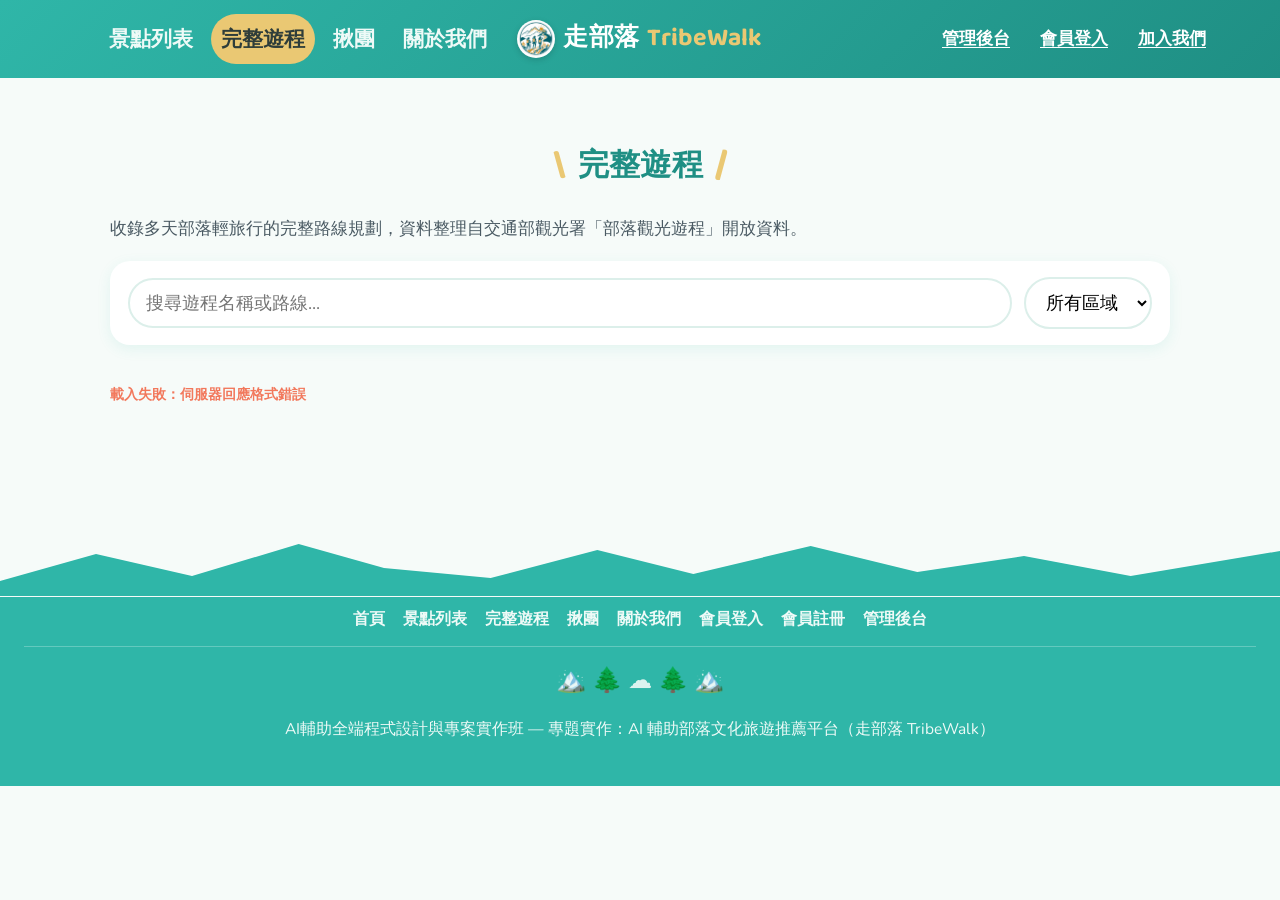
<file: frontend/itineraries.html>
<!DOCTYPE html>
<html lang="zh-Hant">
<head>
<meta charset="UTF-8">
<meta name="viewport" content="width=device-width, initial-scale=1.0">
<title>完整遊程｜走部落 TribeWalk</title>
<link rel="preconnect" href="https://fonts.googleapis.com">
<link href="https://fonts.googleapis.com/css2?family=Baloo+2:wght@500;600;700&family=Nunito:wght@400;600;700&display=swap" rel="stylesheet">
<link rel="icon" type="image/png" href="images/brand/logo.png">
<link rel="stylesheet" href="css/style.css">
</head>
<body data-page="itineraries">

<header class="navbar">
  <button class="nav-toggle" id="nav-toggle-btn" aria-label="選單">☰</button>

  <div class="nav-center" id="nav-center">
    <div class="nav-col nav-col-left">
      <a href="attractions.html" data-page="attractions">景點列表</a>
      <a href="itineraries.html" data-page="itineraries">完整遊程</a>
      <a href="groups.html" data-page="groups">揪團</a>
      <a href="about.html" data-page="about">關於我們</a>
    </div>

    <a href="index.html" class="brand brand-center" data-page="home"><img src="images/brand/logo.png" alt="走部落 TribeWalk" class="brand-logo">走部落 <span>TribeWalk</span></a>

    <div class="nav-col nav-col-right">
      <div class="nav-account">
        <a href="admin.html" data-page="admin">管理後台</a>
        <span id="member-nav-slot"></span>
      </div>
    </div>
  </div>
</header>

<main class="container">
  <h2 class="slash-title"><span class="slash">\</span> 完整遊程 <span class="slash">/</span></h2>
  <p style="color:#4a5a63;margin-top:-8px;">收錄多天部落輕旅行的完整路線規劃，資料整理自交通部觀光署「部落觀光遊程」開放資料。</p>

  <div class="filters">
    <input type="text" id="f-q" placeholder="搜尋遊程名稱或路線...">
    <select id="f-region">
      <option value="">所有區域</option>
      <option value="北部">北部</option>
      <option value="中部">中部</option>
      <option value="南部">南部</option>
      <option value="東部">東部</option>
    </select>
  </div>

  <div id="list" class="grid"><p>載入中...</p></div>
  <div id="pagination" class="pagination"></div>
</main>

<footer class="wavy-footer">
  <svg class="wave-shape" viewBox="0 0 1200 60" preserveAspectRatio="none" xmlns="http://www.w3.org/2000/svg">
    <path d="M0,45 L90,18 L180,40 L280,8 L360,32 L460,42 L560,14 L650,38 L760,10 L860,36 L960,20 L1060,40 L1200,15 L1200,60 L0,60 Z" fill="#2FB6A8"/>
  </svg>
  <div class="wavy-footer-inner">
    <nav class="footer-sitemap">
      <a href="index.html">首頁</a>
      <a href="attractions.html">景點列表</a>
      <a href="itineraries.html">完整遊程</a>
      <a href="groups.html">揪團</a>
      <a href="about.html">關於我們</a>
      <a href="member-login.html">會員登入</a>
      <a href="member-register.html">會員註冊</a>
      <a href="admin.html">管理後台</a>
    </nav>
    <div class="wavy-footer-deco">🏔️ 🌲 ☁️ 🌲 🏔️</div>
    <p>AI輔助全端程式設計與專案實作班 — 專題實作：AI 輔助部落文化旅遊推薦平台（走部落 TribeWalk）</p>
  </div>
</footer>

<script src="js/main.js"></script>
<script src="js/api.js"></script>
<script src="js/member-nav.js"></script>
<script src="js/itineraries.js"></script>
</body>
</html>
</file>
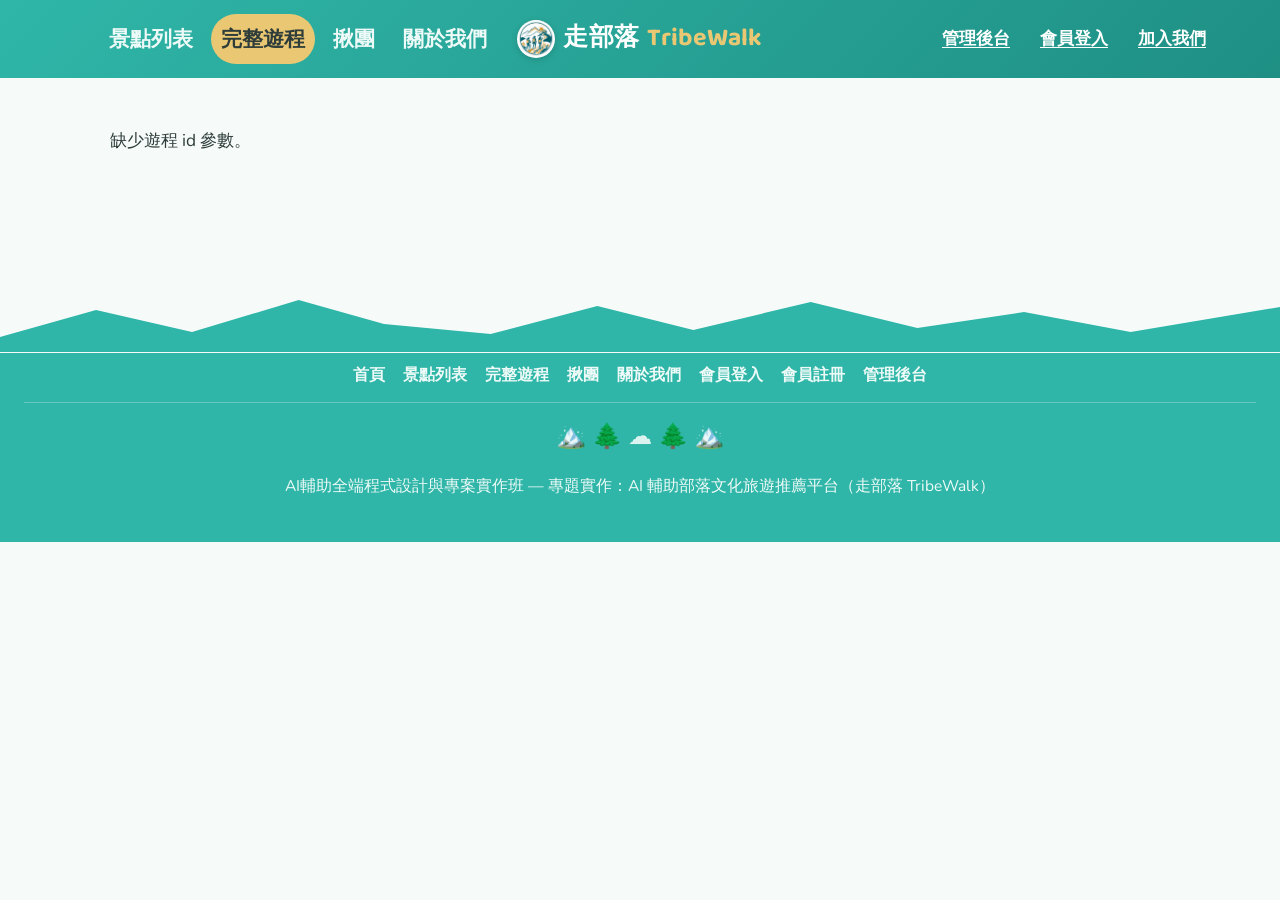
<file: frontend/itinerary-detail.html>
<!DOCTYPE html>
<html lang="zh-Hant">
<head>
<meta charset="UTF-8">
<meta name="viewport" content="width=device-width, initial-scale=1.0">
<title>遊程詳細｜走部落 TribeWalk</title>
<link rel="preconnect" href="https://fonts.googleapis.com">
<link href="https://fonts.googleapis.com/css2?family=Baloo+2:wght@500;600;700&family=Nunito:wght@400;600;700&display=swap" rel="stylesheet">
<link rel="icon" type="image/png" href="images/brand/logo.png">
<link rel="stylesheet" href="css/style.css">
</head>
<body data-page="itineraries">

<header class="navbar">
  <button class="nav-toggle" id="nav-toggle-btn" aria-label="選單">☰</button>

  <div class="nav-center" id="nav-center">
    <div class="nav-col nav-col-left">
      <a href="attractions.html" data-page="attractions">景點列表</a>
      <a href="itineraries.html" data-page="itineraries">完整遊程</a>
      <a href="groups.html" data-page="groups">揪團</a>
      <a href="about.html" data-page="about">關於我們</a>
    </div>

    <a href="index.html" class="brand brand-center" data-page="home"><img src="images/brand/logo.png" alt="走部落 TribeWalk" class="brand-logo">走部落 <span>TribeWalk</span></a>

    <div class="nav-col nav-col-right">
      <div class="nav-account">
        <a href="admin.html" data-page="admin">管理後台</a>
        <span id="member-nav-slot"></span>
      </div>
    </div>
  </div>
</header>

<div id="itinerary-hero"></div>

<main class="container" id="detail">
  <p>載入中...</p>
</main>

<main class="container" id="highlight-section" style="padding-top:0;"></main>

<footer class="wavy-footer">
  <svg class="wave-shape" viewBox="0 0 1200 60" preserveAspectRatio="none" xmlns="http://www.w3.org/2000/svg">
    <path d="M0,45 L90,18 L180,40 L280,8 L360,32 L460,42 L560,14 L650,38 L760,10 L860,36 L960,20 L1060,40 L1200,15 L1200,60 L0,60 Z" fill="#2FB6A8"/>
  </svg>
  <div class="wavy-footer-inner">
    <nav class="footer-sitemap">
      <a href="index.html">首頁</a>
      <a href="attractions.html">景點列表</a>
      <a href="itineraries.html">完整遊程</a>
      <a href="groups.html">揪團</a>
      <a href="about.html">關於我們</a>
      <a href="member-login.html">會員登入</a>
      <a href="member-register.html">會員註冊</a>
      <a href="admin.html">管理後台</a>
    </nav>
    <div class="wavy-footer-deco">🏔️ 🌲 ☁️ 🌲 🏔️</div>
    <p>AI輔助全端程式設計與專案實作班 — 專題實作：AI 輔助部落文化旅遊推薦平台（走部落 TribeWalk）</p>
  </div>
</footer>

<script src="js/main.js"></script>
<script src="js/api.js"></script>
<script src="js/member-nav.js"></script>
<script src="js/itinerary-detail.js"></script>
</body>
</html>
</file>
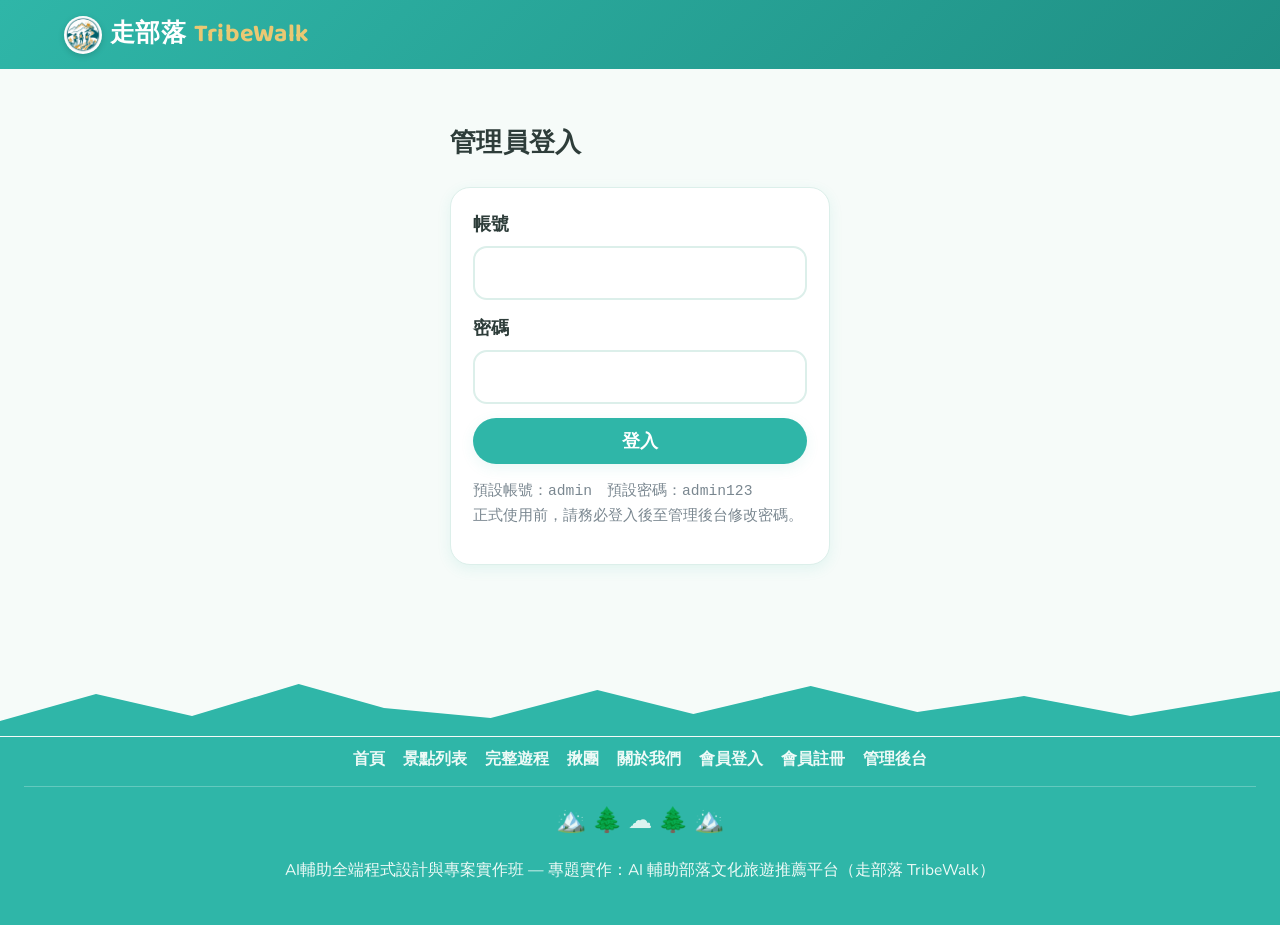
<file: frontend/login.html>
<!DOCTYPE html>
<html lang="zh-Hant">
<head>
<meta charset="UTF-8">
<meta name="viewport" content="width=device-width, initial-scale=1.0">
<title>管理員登入｜走部落 TribeWalk</title>
<link rel="preconnect" href="https://fonts.googleapis.com">
<link href="https://fonts.googleapis.com/css2?family=Baloo+2:wght@500;600;700&family=Nunito:wght@400;600;700&display=swap" rel="stylesheet">
<link rel="icon" type="image/png" href="images/brand/logo.png">
<link rel="stylesheet" href="css/style.css">
</head>
<body data-page="login">

<header class="navbar">
  <a href="index.html" class="brand"><img src="images/brand/logo.png" alt="走部落 TribeWalk" class="brand-logo">走部落 <span>TribeWalk</span></a>
</header>

<main class="container" style="max-width:420px;">
  <h2>管理員登入</h2>
  <div class="form-panel">
    <div id="login-alert"></div>
    <form id="login-form">
      <div class="form-row">
        <label for="login-username">帳號</label>
        <input type="text" id="login-username" autocomplete="username">
      </div>
      <div class="form-row">
        <label for="login-password">密碼</label>
        <input type="password" id="login-password" autocomplete="current-password">
      </div>
      <button type="submit" class="btn btn-primary" style="width:100%;">登入</button>
    </form>
    <p style="font-size:0.85rem;color:#7a8790;margin-top:14px;">
      預設帳號：<code>admin</code>　預設密碼：<code>admin123</code><br>
      正式使用前，請務必登入後至管理後台修改密碼。
    </p>
  </div>
</main>

<footer class="wavy-footer">
  <svg class="wave-shape" viewBox="0 0 1200 60" preserveAspectRatio="none" xmlns="http://www.w3.org/2000/svg">
    <path d="M0,45 L90,18 L180,40 L280,8 L360,32 L460,42 L560,14 L650,38 L760,10 L860,36 L960,20 L1060,40 L1200,15 L1200,60 L0,60 Z" fill="#2FB6A8"/>
  </svg>
  <div class="wavy-footer-inner">
    <nav class="footer-sitemap">
      <a href="index.html">首頁</a>
      <a href="attractions.html">景點列表</a>
      <a href="itineraries.html">完整遊程</a>
      <a href="groups.html">揪團</a>
      <a href="about.html">關於我們</a>
      <a href="member-login.html">會員登入</a>
      <a href="member-register.html">會員註冊</a>
      <a href="admin.html">管理後台</a>
    </nav>
    <div class="wavy-footer-deco">🏔️ 🌲 ☁️ 🌲 🏔️</div>
    <p>AI輔助全端程式設計與專案實作班 — 專題實作：AI 輔助部落文化旅遊推薦平台（走部落 TribeWalk）</p>
  </div>
</footer>

<script src="js/main.js"></script>
<script src="js/api.js"></script>
<script src="js/login.js"></script>
</body>
</html>
</file>
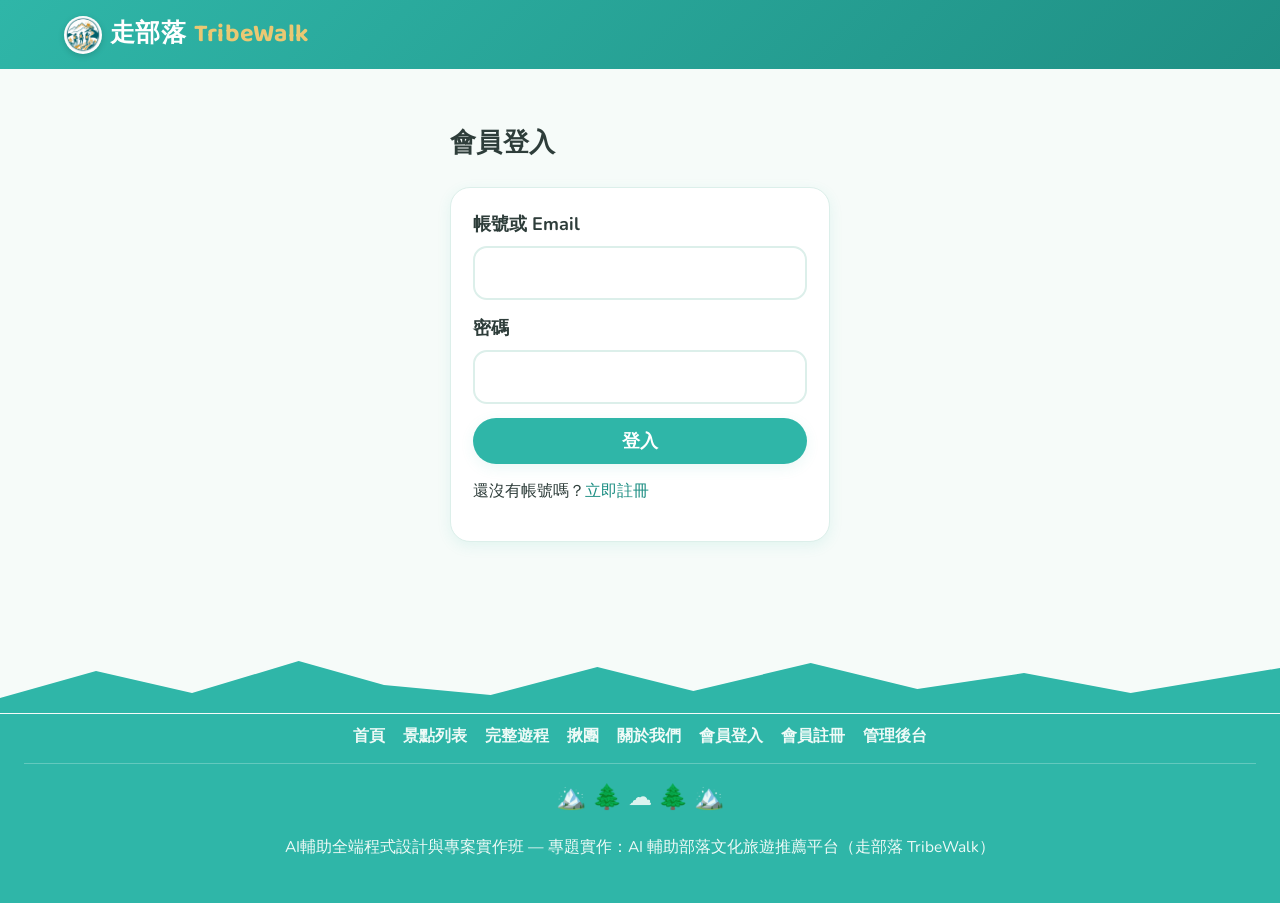
<file: frontend/member-login.html>
<!DOCTYPE html>
<html lang="zh-Hant">
<head>
<meta charset="UTF-8">
<meta name="viewport" content="width=device-width, initial-scale=1.0">
<title>會員登入｜走部落 TribeWalk</title>
<link rel="preconnect" href="https://fonts.googleapis.com">
<link href="https://fonts.googleapis.com/css2?family=Baloo+2:wght@500;600;700&family=Nunito:wght@400;600;700&display=swap" rel="stylesheet">
<link rel="icon" type="image/png" href="images/brand/logo.png">
<link rel="stylesheet" href="css/style.css">
</head>
<body data-page="member-login">

<header class="navbar">
  <a href="index.html" class="brand"><img src="images/brand/logo.png" alt="走部落 TribeWalk" class="brand-logo">走部落 <span>TribeWalk</span></a>
</header>

<main class="container" style="max-width:420px;">
  <h2>會員登入</h2>
  <div class="form-panel">
    <div id="alert-box"></div>
    <form id="login-form">
      <div class="form-row">
        <label for="account">帳號或 Email</label>
        <input type="text" id="account" autocomplete="username">
      </div>
      <div class="form-row">
        <label for="password">密碼</label>
        <input type="password" id="password" autocomplete="current-password">
      </div>
      <button type="submit" class="btn btn-primary" style="width:100%;">登入</button>
    </form>
    <p style="font-size:0.9rem;margin-top:14px;">
      還沒有帳號嗎？<a href="member-register.html">立即註冊</a>
    </p>
  </div>
</main>

<footer class="wavy-footer">
  <svg class="wave-shape" viewBox="0 0 1200 60" preserveAspectRatio="none" xmlns="http://www.w3.org/2000/svg">
    <path d="M0,45 L90,18 L180,40 L280,8 L360,32 L460,42 L560,14 L650,38 L760,10 L860,36 L960,20 L1060,40 L1200,15 L1200,60 L0,60 Z" fill="#2FB6A8"/>
  </svg>
  <div class="wavy-footer-inner">
    <nav class="footer-sitemap">
      <a href="index.html">首頁</a>
      <a href="attractions.html">景點列表</a>
      <a href="itineraries.html">完整遊程</a>
      <a href="groups.html">揪團</a>
      <a href="about.html">關於我們</a>
      <a href="member-login.html">會員登入</a>
      <a href="member-register.html">會員註冊</a>
      <a href="admin.html">管理後台</a>
    </nav>
    <div class="wavy-footer-deco">🏔️ 🌲 ☁️ 🌲 🏔️</div>
    <p>AI輔助全端程式設計與專案實作班 — 專題實作：AI 輔助部落文化旅遊推薦平台（走部落 TribeWalk）</p>
  </div>
</footer>

<script src="js/main.js"></script>
<script src="js/api.js"></script>
<script>
document.getElementById('login-form').addEventListener('submit', async (e) => {
  e.preventDefault();
  const account = document.getElementById('account').value.trim();
  const password = document.getElementById('password').value;
  const alertBox = document.getElementById('alert-box');
  try {
    await Api.memberLogin(account, password);
    location.href = 'index.html';
  } catch (err) {
    alertBox.innerHTML = `<div class="alert alert-error">${escapeHtml(err.message)}</div>`;
  }
});
</script>
</body>
</html>
</file>
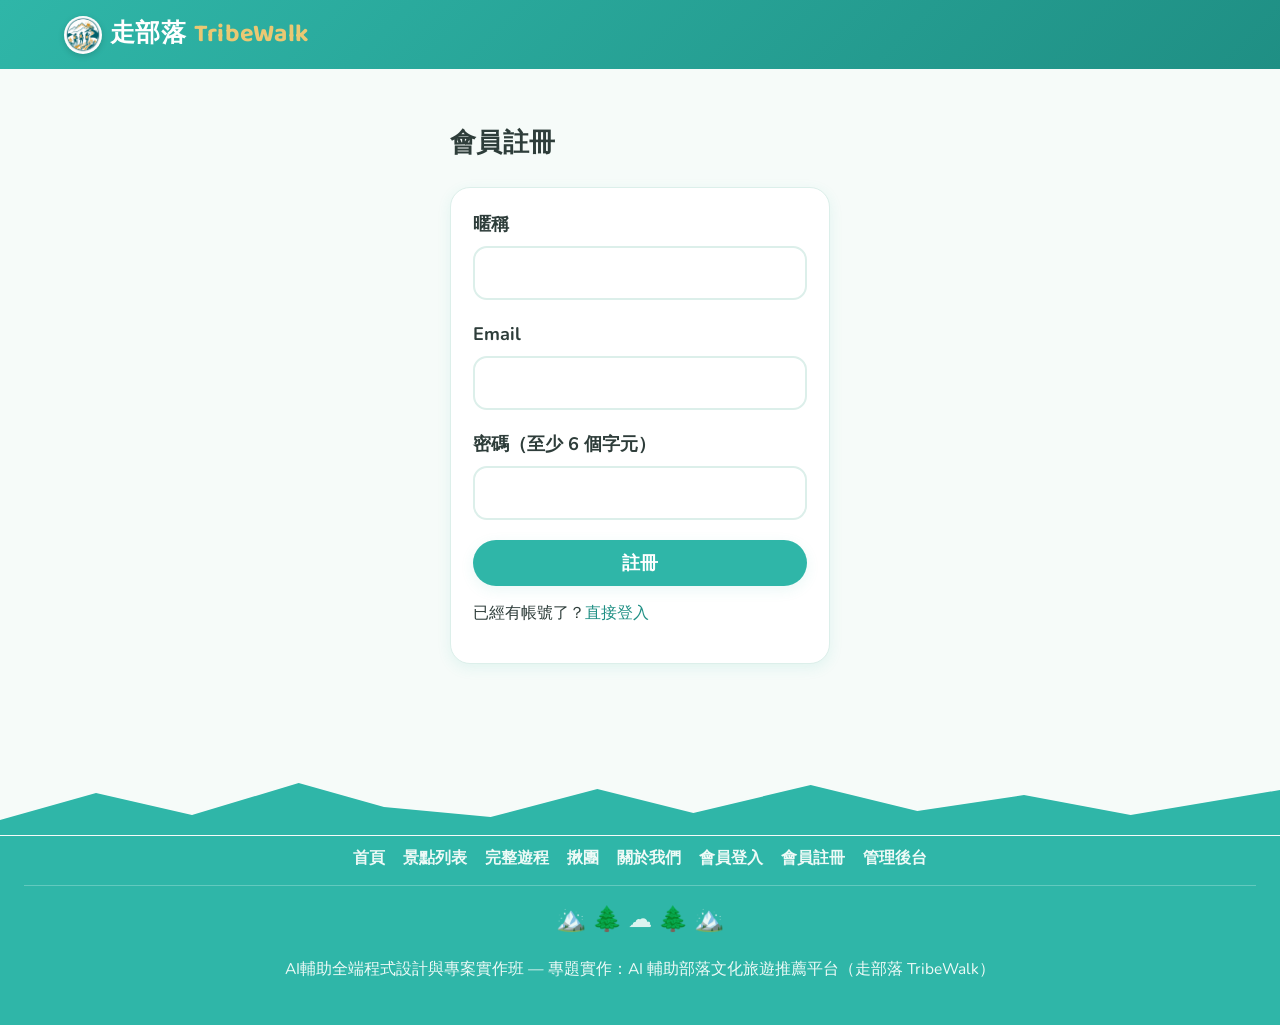
<file: frontend/member-register.html>
<!DOCTYPE html>
<html lang="zh-Hant">
<head>
<meta charset="UTF-8">
<meta name="viewport" content="width=device-width, initial-scale=1.0">
<title>會員註冊｜走部落 TribeWalk</title>
<link rel="preconnect" href="https://fonts.googleapis.com">
<link href="https://fonts.googleapis.com/css2?family=Baloo+2:wght@500;600;700&family=Nunito:wght@400;600;700&display=swap" rel="stylesheet">
<link rel="icon" type="image/png" href="images/brand/logo.png">
<link rel="stylesheet" href="css/style.css">
</head>
<body data-page="member-register">

<header class="navbar">
  <a href="index.html" class="brand"><img src="images/brand/logo.png" alt="走部落 TribeWalk" class="brand-logo">走部落 <span>TribeWalk</span></a>
</header>

<main class="container" style="max-width:420px;">
  <h2>會員註冊</h2>
  <div class="form-panel">
    <div id="alert-box"></div>
    <form id="register-form">
      <div class="form-row">
        <label for="username">暱稱</label>
        <input type="text" id="username">
        <span class="field-error" id="err-username"></span>
      </div>
      <div class="form-row">
        <label for="email">Email</label>
        <input type="email" id="email" autocomplete="email">
        <span class="field-error" id="err-email"></span>
      </div>
      <div class="form-row">
        <label for="password">密碼（至少 6 個字元）</label>
        <input type="password" id="password" autocomplete="new-password">
        <span class="field-error" id="err-password"></span>
      </div>
      <button type="submit" class="btn btn-primary" style="width:100%;">註冊</button>
    </form>
    <p style="font-size:0.9rem;margin-top:14px;">
      已經有帳號了？<a href="member-login.html">直接登入</a>
    </p>
  </div>
</main>

<footer class="wavy-footer">
  <svg class="wave-shape" viewBox="0 0 1200 60" preserveAspectRatio="none" xmlns="http://www.w3.org/2000/svg">
    <path d="M0,45 L90,18 L180,40 L280,8 L360,32 L460,42 L560,14 L650,38 L760,10 L860,36 L960,20 L1060,40 L1200,15 L1200,60 L0,60 Z" fill="#2FB6A8"/>
  </svg>
  <div class="wavy-footer-inner">
    <nav class="footer-sitemap">
      <a href="index.html">首頁</a>
      <a href="attractions.html">景點列表</a>
      <a href="itineraries.html">完整遊程</a>
      <a href="groups.html">揪團</a>
      <a href="about.html">關於我們</a>
      <a href="member-login.html">會員登入</a>
      <a href="member-register.html">會員註冊</a>
      <a href="admin.html">管理後台</a>
    </nav>
    <div class="wavy-footer-deco">🏔️ 🌲 ☁️ 🌲 🏔️</div>
    <p>AI輔助全端程式設計與專案實作班 — 專題實作：AI 輔助部落文化旅遊推薦平台（走部落 TribeWalk）</p>
  </div>
</footer>

<script src="js/main.js"></script>
<script src="js/api.js"></script>
<script>
document.getElementById('register-form').addEventListener('submit', async (e) => {
  e.preventDefault();
  ['username', 'email', 'password'].forEach((f) => { document.getElementById(`err-${f}`).textContent = ''; });

  const username = document.getElementById('username').value.trim();
  const email = document.getElementById('email').value.trim();
  const password = document.getElementById('password').value;
  const alertBox = document.getElementById('alert-box');

  try {
    await Api.memberRegister(username, email, password);
    location.href = 'index.html';
  } catch (err) {
    alertBox.innerHTML = `<div class="alert alert-error">${escapeHtml(err.message)}</div>`;
  }
});
</script>
</body>
</html>
</file>
<file: frontend/css/style.css>
/* ============================================
   走部落 TribeWalk — 視覺設計 Token
   概念：森林裡的野餐 — 舒適、可愛、活潑
   主色：蒂芬妮綠（森林系柔和版），受眾 18-65 歲女性
   ============================================ */
:root {
  --color-bg: #F6FBF9;          /* 薄荷奶油白，柔和不刺眼 */
  --color-panel: #EAF6F2;       /* 淺鼠尾草綠，區塊底色 */
  --color-ink: #2E3D3A;         /* 森林墨綠黑，主要文字 */
  --color-ink-soft: #5B6E68;    /* 次要文字，柔和灰綠 */

  --color-primary: #2FB6A8;     /* 蒂芬妮綠，主色 */
  --color-primary-dark: #1F8F84;
  --color-primary-light: #D8F3EE; /* 淺蒂芬妮綠，標籤/badge底色 */

  --color-accent: #FFB4A2;      /* 珊瑚粉橘，可愛活潑強調色 */
  --color-accent-dark: #F2785C;
  --color-gold: #EAC873;        /* 月光微光黃，柔和不刺眼 */
  --color-line: #DCEFEA;        /* 淺薄荷分隔線 */
  --color-card: #FFFFFF;

  --font-display: "Baloo 2", "Noto Sans TC", system-ui, sans-serif;
  --font-body: "Nunito", "Noto Sans TC", system-ui, sans-serif;

  --radius: 20px;
  --radius-sm: 14px;
  --shadow: 0 10px 28px rgba(47, 182, 168, 0.14);
  --shadow-soft: 0 4px 14px rgba(47, 182, 168, 0.10);
}

* { box-sizing: border-box; }

html { font-size: 108%; }

body {
  margin: 0;
  background: var(--color-bg);
  color: var(--color-ink);
  font-family: var(--font-body);
  line-height: 1.65;
}

h1, h2, h3, .brand {
  font-family: var(--font-display);
  font-weight: 700;
  letter-spacing: 0.01em;
}

a { color: var(--color-primary-dark); text-decoration: none; }
a:hover { text-decoration: underline; }

img { max-width: 100%; display: block; }

/* ---------- 導覽列 ---------- */
.navbar {
  display: flex;
  align-items: center;
  justify-content: space-between;
  gap: 12px;
  padding: 14px clamp(20px, 5%, 96px);
  background: linear-gradient(135deg, var(--color-primary) 0%, var(--color-primary-dark) 100%);
  color: #fff;
  position: sticky;
  top: 0;
  z-index: 20;
  flex-wrap: nowrap;
}
.navbar .brand {
  color: #fff;
  font-size: 1.45rem;
  white-space: nowrap;
  flex-shrink: 0;
  display: inline-flex;
  align-items: center;
  gap: 8px;
}
.navbar .brand-logo {
  width: 38px;
  height: 38px;
  border-radius: 50%;
  object-fit: cover;
  background: #fff;
  box-shadow: 0 2px 6px rgba(0,0,0,0.15);
}
.navbar .brand span { color: var(--color-gold); }

.navbar .nav-center {
  display: flex;
  align-items: center;
  flex-wrap: wrap;
  row-gap: 8px;
  gap: 20px;
  flex: 1;
  justify-content: center;
  min-width: 0;
}
/* nav-col-left 跟 nav-col-right 寬度對稱（都是 flex:1），LOGO 才會真正落在正中間 */
.navbar .nav-col {
  flex: 1;
  min-width: 0;
  display: flex;
  align-items: center;
  gap: clamp(8px, 1.5%, 24px);
}
.navbar .nav-col-left { justify-content: flex-end; }
.navbar .nav-col-right { justify-content: flex-end; }
.navbar .nav-side {
  display: flex;
  align-items: center;
  gap: 26px;
}
.navbar .brand-center { flex-shrink: 0; white-space: nowrap; }
.navbar .nav-side a,
.navbar .nav-col-left > a {
  color: #eefaf7;
  font-weight: 600;
  padding: 8px 10px;
  border-radius: 999px;
  white-space: nowrap;
  font-size: 1.2rem;
  transition: background 0.15s ease, color 0.15s ease;
  display: inline-flex;
  align-items: center;
  gap: 6px;
}
.navbar .nav-icon { font-size: 1.1rem; }
.navbar .nav-text { font-size: 1.2rem; font-weight: 700; }
.navbar .nav-side a:hover,
.navbar .nav-side a.active,
.navbar .nav-col-left > a:hover,
.navbar .nav-col-left > a.active {
  background: var(--color-gold);
  color: var(--color-ink);
  text-decoration: none;
}

.navbar .nav-account {
  display: flex;
  align-items: center;
  gap: 10px;
  flex-shrink: 0;
}
.navbar .nav-account a,
.navbar .nav-account span {
  font-size: 1rem;
  white-space: nowrap;
}
.account-pill {
  display: inline-flex;
  align-items: center;
  gap: 6px;
  background: rgba(255, 255, 255, 0.18);
  padding: 6px 14px;
  border-radius: 999px;
  color: #fff !important;
}
.account-pill a { color: #fff !important; text-decoration: underline; }

.nav-account a {
  color: #fff;
  font-weight: 700;
  text-decoration: underline;
  text-underline-offset: 3px;
  padding: 6px 10px;
  border-radius: 999px;
}
.nav-account a:hover,
.nav-account a.active {
  color: var(--color-ink);
  background: var(--color-gold);
  text-decoration: none;
}

#member-nav-slot { display: inline-flex; align-items: center; gap: 10px; }

.navbar .nav-toggle {
  display: none;
  background: rgba(255, 255, 255, 0.15);
  border: none;
  color: #fff;
  border-radius: 10px;
  padding: 8px 12px;
  font-size: 1.1rem;
  cursor: pointer;
  flex-shrink: 0;
}

/* ---------- 版面容器 ---------- */
.container {
  max-width: 1100px;
  margin: 0 auto;
  padding: 32px 20px;
}

/* ---------- Hero（首頁主視覺）---------- */
.hero-slideshow {
  position: relative;
  min-height: 640px;
  display: flex;
  align-items: center;
  overflow: hidden;
  background: linear-gradient(135deg, var(--color-primary) 0%, var(--color-primary-dark) 100%);
  padding: 56px 0;
}
.hero-slides { position: absolute; inset: 0; }
.hero-slide {
  position: absolute;
  inset: 0;
  background-size: cover;
  background-position: center;
  opacity: 0;
  transition: opacity 1.6s ease;
}
.hero-slide.active { opacity: 1; }
.hero-overlay {
  position: absolute;
  inset: 0;
  background: linear-gradient(115deg, rgba(31,143,132,0.82) 0%, rgba(46,61,58,0.45) 55%, rgba(46,61,58,0.15) 100%);
}
.hero-content {
  position: relative;
  z-index: 2;
  max-width: 1100px;
  margin: 0 auto;
  padding: 0 24px;
  color: #fff;
}
.hero-content h1 { color: #fff; max-width: 640px; margin: 0 0 16px; font-size: clamp(2rem, 4vw, 3rem); transition: opacity 0.3s ease; }
.hero-content p.lead { color: rgba(255,255,255,0.94); max-width: 560px; font-size: 1.1rem; transition: opacity 0.3s ease; }

/* ---------- 圓形徽章造型按鈕（首頁輪播 CTA） ---------- */
.hero-cta-wrap { display: flex; justify-content: center; margin-top: 28px; }
.hero-cta-badge {
  width: 150px;
  height: 150px;
  border-radius: 50%;
  background: var(--color-primary);
  color: #fff;
  display: flex;
  flex-direction: column;
  align-items: center;
  justify-content: center;
  text-align: center;
  position: relative;
  box-shadow: 0 10px 26px rgba(0,0,0,0.25);
  transition: transform 0.2s ease, background 0.2s ease;
  border: 3px solid rgba(255,255,255,0.5);
}
.hero-cta-badge:hover {
  transform: scale(1.06);
  background: var(--color-primary-dark);
  text-decoration: none;
  color: #fff;
}
.hero-cta-arc {
  position: absolute;
  top: 30px;
  width: 56%;
  height: 26px;
  border-top: 3px solid rgba(255,255,255,0.75);
  border-radius: 50%;
}
.hero-cta-text {
  font-weight: 800;
  font-size: 1.15rem;
  line-height: 1.4;
  margin-top: 20px;
}
.hero-dots {
  position: absolute;
  bottom: 20px;
  left: 0;
  right: 0;
  z-index: 2;
  display: flex;
  justify-content: center;
  gap: 8px;
}
.hero-dots button {
  width: 10px;
  height: 10px;
  border-radius: 50%;
  border: 2px solid rgba(255,255,255,0.7);
  background: transparent;
  cursor: pointer;
  padding: 0;
}
.hero-dots button.active { background: #fff; }

@media (max-width: 768px) {
  .hero-slideshow { min-height: 520px; padding: 32px 4px; }
}

/* ---------- 按鈕 ---------- */
.btn {
  display: inline-block;
  padding: 11px 24px;
  min-height: 42px;
  border-radius: 999px;
  font-weight: 700;
  font-size: 1.05rem;
  cursor: pointer;
  border: none;
  font-family: var(--font-body);
  transition: transform 0.12s ease, box-shadow 0.12s ease;
}
.btn:hover { transform: translateY(-1px); text-decoration: none; }
.btn-primary { background: var(--color-primary); color: #fff; box-shadow: var(--shadow-soft); }
.btn-primary:hover { background: var(--color-primary-dark); }
.btn-gold { background: var(--color-gold); color: var(--color-ink); }
.btn-outline { background: #fff; border: 2px solid var(--color-primary); color: var(--color-primary-dark); }
.btn-outline:hover { background: var(--color-primary-light); }
.btn-danger { background: var(--color-accent-dark); color: #fff; }
.btn-sm { padding: 7px 16px; font-size: 0.85rem; min-height: 36px; }

/* ---------- 卡片（景點/揪團列表）---------- */
.grid {
  display: grid;
  grid-template-columns: repeat(auto-fill, minmax(240px, 1fr));
  gap: 22px;
  margin-top: 24px;
}
.card {
  background: var(--color-card);
  border-radius: var(--radius);
  box-shadow: var(--shadow);
  overflow: hidden;
  display: flex;
  flex-direction: column;
  transition: transform 0.2s ease, box-shadow 0.2s ease, border-color 0.2s ease;
  border: 2px solid var(--color-line);
  text-decoration: none;
  color: var(--color-ink);
  cursor: pointer;
}
.card:hover {
  transform: translateY(-6px) rotate(-0.3deg);
  box-shadow: 0 18px 36px rgba(47,182,168,0.26);
  border-color: var(--color-primary);
  text-decoration: none;
}
.card:hover .card-body h3 { color: var(--color-primary-dark); }
.card .card-img-wrap { overflow: hidden; position: relative; }
.card img {
  height: 160px;
  width: 100%;
  object-fit: cover;
  transition: transform 0.4s ease;
}
.card:hover img { transform: scale(1.1); }
.card .card-img-wrap::after {
  content: "";
  position: absolute;
  inset: 0;
  background: linear-gradient(180deg, rgba(31,143,132,0) 40%, rgba(31,143,132,0.35) 100%);
  opacity: 0;
  transition: opacity 0.3s ease;
}
.card:hover .card-img-wrap::after { opacity: 1; }
.card-body { padding: 16px 18px 20px; flex: 1; display: flex; flex-direction: column; gap: 7px; }
.card-body .tag {
  display: inline-block;
  font-size: 0.75rem;
  font-weight: 700;
  background: var(--color-primary-light);
  color: var(--color-primary-dark);
  padding: 3px 12px;
  border-radius: 999px;
  width: fit-content;
}
.tag.tag-icon {
  display: inline-flex;
  align-items: center;
  gap: 6px;
  padding: 3px 12px 3px 3px;
}
.tag.tag-icon img {
  width: 20px;
  height: 20px;
  border-radius: 50%;
  object-fit: cover;
  background: #fff;
}
.card-body h3 { margin: 4px 0 0; font-size: 1.15rem; }
.card-body .meta { color: var(--color-ink-soft); font-size: 0.85rem; }
.card-body p.desc {
  font-size: 0.9rem;
  color: var(--color-ink-soft);
  overflow: hidden;
  text-overflow: ellipsis;
  display: -webkit-box;
  -webkit-line-clamp: 2;
  -webkit-box-orient: vertical;
}
.card-actions { margin-top: auto; display: flex; gap: 8px; }

/* ---------- 篩選列 ---------- */
.filters {
  display: flex;
  flex-wrap: wrap;
  gap: 12px;
  align-items: center;
  padding: 16px 18px;
  background: #fff;
  border-radius: var(--radius);
  box-shadow: var(--shadow-soft);
}
.filters input,
.filters select {
  padding: 11px 16px;
  border: 2px solid var(--color-line);
  border-radius: 999px;
  font-family: var(--font-body);
  font-size: 1.05rem;
  min-height: 44px;
  background: #fff;
}
.filters input:focus,
.filters select:focus { outline: none; border-color: var(--color-primary); }
.filters input[type="text"] { flex: 1; min-width: 160px; }

/* ---------- 分頁 ---------- */
.pagination {
  display: flex;
  gap: 6px;
  justify-content: center;
  margin-top: 28px;
  flex-wrap: wrap;
}
.pagination button {
  min-width: 38px;
  min-height: 38px;
  border-radius: 999px;
  border: 2px solid var(--color-line);
  background: #fff;
  cursor: pointer;
  font-weight: 700;
  color: var(--color-ink-soft);
}
.pagination button.active {
  background: var(--color-primary);
  color: #fff;
  border-color: var(--color-primary);
}

/* ---------- 表單 ---------- */
.form-panel {
  background: #fff;
  border-radius: var(--radius);
  box-shadow: var(--shadow-soft);
  padding: 22px;
  margin-bottom: 24px;
  border: 1px solid var(--color-line);
}
.form-row { display: flex; flex-direction: column; gap: 6px; margin-bottom: 14px; }
.form-row label { font-weight: 700; font-size: 1.05rem; color: var(--color-ink); }
.form-row input,
.form-row select,
.form-row textarea {
  padding: 12px 16px;
  border: 2px solid var(--color-line);
  border-radius: var(--radius-sm);
  font-family: var(--font-body);
  font-size: 1.1rem;
  min-height: 46px;
  background: #fff;
}
.form-row input:focus,
.form-row select:focus,
.form-row textarea:focus { outline: none; border-color: var(--color-primary); }
.form-row textarea { min-height: 100px; resize: vertical; line-height: 1.6; }
.form-grid { display: grid; grid-template-columns: 1fr 1fr; gap: 0 16px; }
.field-error { color: var(--color-accent-dark); font-size: 0.82rem; font-weight: 600; }

.alert {
  padding: 11px 16px;
  border-radius: var(--radius-sm);
  margin-bottom: 14px;
  font-size: 0.9rem;
  font-weight: 600;
}
.alert-success { background: var(--color-primary-light); color: var(--color-primary-dark); }
.alert-error { background: #FDE4DE; color: var(--color-accent-dark); }

table.admin-table {
  width: 100%;
  border-collapse: collapse;
  background: #fff;
  border-radius: var(--radius);
  overflow: hidden;
  box-shadow: var(--shadow-soft);
}
table.admin-table th,
table.admin-table td {
  padding: 12px 14px;
  border-bottom: 1px solid var(--color-line);
  text-align: left;
  font-size: 0.9rem;
}
table.admin-table th { background: var(--color-panel); color: var(--color-ink); font-weight: 700; }

/* ---------- 頁尾 ---------- */
.site-footer {
  border-top: 3px dashed var(--color-line);
  padding: 26px;
  text-align: center;
  color: var(--color-ink-soft);
  font-size: 0.85rem;
  margin-top: 48px;
}

/* ---------- AI / 提示區塊 ---------- */
.ai-box {
  background: #fff;
  border-left: 5px solid var(--color-primary);
  border-radius: var(--radius-sm);
  padding: 18px;
  margin-top: 20px;
  box-shadow: var(--shadow-soft);
  transition: transform 0.25s ease, box-shadow 0.25s ease;
}
.ai-box:hover {
  transform: translateY(-5px) rotate(-0.4deg);
  box-shadow: 0 16px 30px rgba(47,182,168,0.28);
}
.ai-box:hover h3 { animation: wiggle 0.4s ease; }
@keyframes wiggle {
  0%, 100% { transform: rotate(0deg); }
  25% { transform: rotate(-8deg); }
  75% { transform: rotate(8deg); }
}
.ai-box h3 { margin-top: 0; font-size: 1rem; }

/* ---------- 遊程詳細頁：大圖橫幅 ---------- */
.itin-hero {
  position: relative;
  padding: 56px 24px;
  color: #fff;
  background:
    radial-gradient(ellipse at bottom left, rgba(255,180,162,0.35) 0%, rgba(255,180,162,0) 55%),
    linear-gradient(135deg, var(--color-primary) 0%, var(--color-primary-dark) 100%);
  overflow: hidden;
}
.itin-hero-inner { max-width: 1100px; margin: 0 auto; position: relative; z-index: 1; }
.itin-hero .back-link { color: #eefaf7; font-weight: 600; }
.itin-hero h1 { color: #fff; margin: 10px 0 12px; font-size: clamp(1.8rem, 3.6vw, 2.6rem); }
.itin-badge-row { display: flex; gap: 10px; flex-wrap: wrap; margin-top: 14px; }
.itin-badge {
  background: rgba(255,255,255,0.22);
  padding: 5px 14px;
  border-radius: 999px;
  font-size: 0.85rem;
  font-weight: 700;
}

/* ---------- 逐日行程時間軸 ---------- */
.day-timeline { margin-top: 28px; }
.day-step {
  background: #fff;
  border: 1px solid var(--color-line);
  border-radius: var(--radius);
  box-shadow: var(--shadow-soft);
  padding: 20px 22px;
  margin-bottom: 18px;
  position: relative;
}
.day-step h3 {
  color: var(--color-primary-dark);
  margin: 0 0 12px;
  display: flex;
  align-items: center;
  gap: 8px;
}
.day-step ul { list-style: none; padding: 0; margin: 0; }
.day-step li {
  padding: 8px 0 8px 26px;
  position: relative;
  border-bottom: 1px dashed var(--color-line);
  font-size: 0.95rem;
}
.day-step li:last-child { border-bottom: none; }
.day-step li::before {
  content: "🌿";
  position: absolute;
  left: 0;
  top: 8px;
  font-size: 0.85rem;
}

/* ---------- 亮點部落小卡 ---------- */
.highlight-gallery {
  display: grid;
  grid-template-columns: repeat(auto-fill, minmax(180px, 1fr));
  gap: 16px;
  margin-top: 16px;
}
.highlight-card {
  background: #fff;
  border-radius: var(--radius-sm);
  overflow: hidden;
  box-shadow: var(--shadow-soft);
  border: 1px solid var(--color-line);
  text-align: center;
}
.highlight-card img { height: 100px; width: 100%; object-fit: cover; }
.highlight-card .name { padding: 8px 6px; font-weight: 700; font-size: 0.9rem; }

/* ---------- 揪團 CTA ---------- */
.cta-box {
  background: linear-gradient(135deg, var(--color-primary-light) 0%, #fff 100%);
  border: 2px dashed var(--color-primary);
  border-radius: var(--radius);
  padding: 24px;
  margin-top: 28px;
  text-align: center;
}
.cta-box p { color: var(--color-ink-soft); margin-top: 4px; }

/* ---------- 卡片進場動畫（參考政府旅遊網常見的淡入效果） ---------- */
@keyframes fadeInUp {
  from { opacity: 0; transform: translateY(16px); }
  to { opacity: 1; transform: translateY(0); }
}
.grid .card,
.highlight-gallery .highlight-card {
  animation: fadeInUp 0.55s ease both;
}
.grid .card:nth-child(1), .highlight-gallery .highlight-card:nth-child(1) { animation-delay: 0.03s; }
.grid .card:nth-child(2), .highlight-gallery .highlight-card:nth-child(2) { animation-delay: 0.09s; }
.grid .card:nth-child(3), .highlight-gallery .highlight-card:nth-child(3) { animation-delay: 0.15s; }
.grid .card:nth-child(4), .highlight-gallery .highlight-card:nth-child(4) { animation-delay: 0.21s; }
.grid .card:nth-child(5), .highlight-gallery .highlight-card:nth-child(5) { animation-delay: 0.27s; }
.grid .card:nth-child(6), .highlight-gallery .highlight-card:nth-child(6) { animation-delay: 0.33s; }
.grid .card:nth-child(n+7) { animation-delay: 0.38s; }

/* ---------- 裝飾用漂浮圓點（參考政府旅遊網常見的裝飾色塊） ---------- */
@keyframes floatSlow {
  0%, 100% { transform: translateY(0); }
  50% { transform: translateY(-14px); }
}
.deco-dot {
  position: absolute;
  border-radius: 50%;
  opacity: 0.35;
  pointer-events: none;
  animation: floatSlow 6s ease-in-out infinite;
}

/* ---------- 滿版不規則色塊區塊（森林蒂芬妮綠 + 果汁粉 + 米白，區隔不同內容區）---------- */
.section-band {
  position: relative;
  width: 100%;
  padding: 48px 0 56px;
  overflow: hidden;
}
.section-band .container { position: relative; z-index: 1; }
.section-band-mint {
  background: #EAF7F2;
  clip-path: polygon(0% 4%, 10% 0%, 22% 3%, 35% 0%, 48% 4%, 62% 0%, 75% 3%, 88% 0%, 100% 4%, 100% 96%, 88% 100%, 75% 97%, 62% 100%, 48% 96%, 35% 100%, 22% 97%, 10% 100%, 0% 96%);
}
.section-band-pink {
  background: #FCF6EE;
  clip-path: polygon(0% 3%, 12% 0%, 25% 4%, 38% 0%, 50% 3%, 63% 0%, 76% 4%, 89% 0%, 100% 3%, 100% 97%, 89% 100%, 76% 96%, 63% 100%, 50% 97%, 38% 100%, 25% 96%, 12% 100%, 0% 97%);
  margin-top: -32px;
}
.section-band-cream {
  background: #F6EEF7;
  clip-path: polygon(0% 4%, 11% 0%, 24% 3%, 37% 0%, 50% 4%, 64% 0%, 77% 3%, 90% 0%, 100% 4%, 100% 96%, 90% 100%, 77% 97%, 64% 100%, 50% 96%, 37% 100%, 24% 97%, 11% 100%, 0% 96%);
  margin-top: -32px;
}
.section-band::before,
.section-band::after {
  content: "";
  position: absolute;
  z-index: 0;
  border-radius: 48% 52% 45% 55% / 55% 45% 58% 42%;
  opacity: 0.5;
}
.section-band-mint::before { width: 220px; height: 190px; background: #CFF3EA; top: -20px; left: -60px; }
.section-band-mint::after { width: 200px; height: 180px; background: #FFD9E8; bottom: -40px; right: -50px; }
.section-band-pink::before { width: 200px; height: 180px; background: #CFF3EA; top: -30px; right: -50px; opacity: 0.35; }
.section-band-pink::after { width: 180px; height: 170px; background: #FFE9C2; bottom: -30px; left: -60px; opacity: 0.35; }
.section-band-cream::before { width: 200px; height: 180px; background: #E6D6F0; top: -20px; left: 10%; opacity: 0.5; }
.section-band-cream::after { width: 180px; height: 170px; background: #CFF3EA; bottom: -30px; right: -40px; opacity: 0.4; }

/* ---------- 關於我們頁面文字排版 ---------- */
.about-text h2 { font-size: 1.5rem; color: var(--color-primary-dark); }
.about-text p {
  font-size: 1.15rem;
  line-height: 1.9;
  color: var(--color-ink);
  margin-bottom: 14px;
}
.about-text strong {
  color: var(--color-primary-dark);
  font-weight: 800;
  background: linear-gradient(180deg, transparent 60%, var(--color-primary-light) 60%);
}

/* ---------- 編號式「怎麼玩」導覽區塊 ---------- */
.howto-grid {
  display: grid;
  grid-template-columns: repeat(5, 1fr);
  gap: 20px;
  margin-top: 24px;
}
@media (max-width: 980px) {
  .howto-grid { grid-template-columns: repeat(3, 1fr); }
}
@media (max-width: 620px) {
  .howto-grid { grid-template-columns: repeat(2, 1fr); }
}
@media (max-width: 420px) {
  .howto-grid { grid-template-columns: 1fr; }
}
.howto-grid .howto-card { animation: fadeInUp 0.55s ease both; }
.howto-grid .howto-card:nth-child(1) { animation-delay: 0.03s; }
.howto-grid .howto-card:nth-child(2) { animation-delay: 0.1s; }
.howto-grid .howto-card:nth-child(3) { animation-delay: 0.17s; }
.howto-grid .howto-card:nth-child(4) { animation-delay: 0.24s; }
.howto-grid .howto-card:nth-child(5) { animation-delay: 0.31s; }
.howto-card {
  position: relative;
  background: #fff;
  border-radius: var(--radius);
  box-shadow: var(--shadow-soft);
  padding: 24px 18px 18px;
  text-align: center;
  border: 2px solid var(--color-line);
  transition: transform 0.2s ease, box-shadow 0.2s ease, border-color 0.2s ease;
  display: block;
  text-decoration: none;
  color: var(--color-ink);
}
.howto-card:hover {
  transform: translateY(-6px);
  text-decoration: none;
  border-color: var(--color-primary);
  box-shadow: 0 16px 30px rgba(47,182,168,0.22);
}
.howto-card:hover .howto-emoji { transform: scale(1.1) rotate(-4deg); }
.howto-number {
  position: absolute;
  top: 12px;
  left: 16px;
  font-family: var(--font-display);
  font-size: 1.6rem;
  font-weight: 700;
  color: var(--color-primary-light);
}
.howto-emoji {
  font-size: 1.9rem;
  margin: 10px auto 12px;
  width: 66px;
  height: 66px;
  border-radius: 50%;
  display: flex;
  align-items: center;
  justify-content: center;
  transition: transform 0.25s ease;
}
.howto-card:nth-child(odd) .howto-emoji { background: #CFF3EA; }
.howto-card:nth-child(even) .howto-emoji { background: #FFD9E8; }
.howto-card h3 { margin: 0 0 8px; font-size: 1.3rem; text-wrap: balance; }
.howto-card p { margin: 0; font-size: 1.05rem; color: var(--color-ink-soft); line-height: 1.55; }

/* ---------- 「\ 標題 /」括號式小標題 ---------- */
.slash-title {
  display: flex;
  align-items: center;
  justify-content: center;
  gap: 12px;
  font-family: var(--font-display);
  font-size: 1.8rem;
  text-align: center;
  color: var(--color-primary-dark);
}
.slash-title .slash {
  color: var(--color-gold);
  font-weight: 700;
  font-size: 1.2em;
}

/* ---------- 山巒波浪造型頁尾 ---------- */
.wavy-footer {
  position: relative;
  margin-top: 56px;
  padding-top: 60px;
}
.wavy-footer svg.wave-shape {
  position: absolute;
  top: -1px;
  left: 0;
  width: 100%;
  height: 60px;
  display: block;
}
.wavy-footer-inner {
  background: var(--color-primary);
  color: #eefaf7;
  padding: 8px 24px 28px;
  text-align: center;
  font-size: 0.9rem;
  position: relative;
}
.wavy-footer-deco {
  display: flex;
  justify-content: center;
  gap: 18px;
  font-size: 1.4rem;
  margin-bottom: 10px;
  opacity: 0.9;
}
.footer-sitemap {
  display: flex;
  flex-wrap: wrap;
  justify-content: center;
  gap: 6px 18px;
  margin-bottom: 14px;
  padding-bottom: 14px;
  border-bottom: 1px solid rgba(255,255,255,0.25);
}
.footer-sitemap a {
  color: #eefaf7;
  font-weight: 600;
  font-size: 0.95rem;
}
.footer-sitemap a:hover { color: var(--color-gold); text-decoration: underline; }

/* ---------- 保留使用者輸入的換行格式（用於揪團說明、評論、留言等長文字）---------- */
.preserve-lines { white-space: pre-line; }

/* ---------- 響應式（RWD） ---------- */
@media (max-width: 900px) {
  .form-grid { grid-template-columns: 1fr; }
}

@media (max-width: 900px) {

  .navbar { flex-wrap: wrap; row-gap: 10px; }
  .navbar .nav-toggle { display: inline-block; order: 1; }
  .navbar .nav-center {
    order: 2;
    width: 100%;
    flex-basis: 100%;
    flex-direction: column;
    flex-wrap: wrap;
  }
  .navbar .brand-center {
    order: -1;
    width: 100%;
    justify-content: center;
    margin-bottom: 6px;
  }
  .navbar .nav-col {
    display: none;
    width: 100%;
    flex-direction: column;
    align-items: stretch;
    gap: 4px;
  }
  .navbar .nav-center.open .nav-col { display: flex; }
  .navbar .nav-col-right { gap: 10px; }
  .navbar .nav-side,
  .navbar .nav-account {
    flex-direction: column;
    align-items: stretch;
    width: 100%;
    gap: 4px;
  }
  .navbar .nav-side a,
  .navbar .nav-col-left > a,
  .navbar .nav-account a { width: 100%; text-align: center; }
  .navbar .nav-account { justify-content: center; }
  .navbar .nav-account > a,
  #member-nav-slot {
    width: 100%;
    flex-direction: column;
    align-items: stretch;
    gap: 4px;
  }
}

@media (max-width: 480px) {
  .grid { grid-template-columns: 1fr; }
  .container { padding: 20px 16px; }
}

/* ---------- 揪團頁：分割式主視覺、橫向清單卡、進度條、底部 CTA ---------- */
/* 參考走部落 Figma 設計稿的揪團頁排法，色系維持站內既有的蒂芬妮綠＋薰衣草黃 token，沒有套用設計稿原本的深墨綠配色 */
.group-hero {
  display: flex;
  min-height: 300px;
  background: var(--color-ink);
  color: #fff;
  overflow: hidden;
}
.group-hero-text {
  flex: 1 1 50%;
  padding: 48px clamp(24px, 5vw, 64px);
  display: flex;
  flex-direction: column;
  justify-content: center;
  gap: 14px;
}
.group-hero-eyebrow {
  color: var(--color-gold);
  letter-spacing: 0.12em;
  text-transform: uppercase;
  font-size: 0.8rem;
  font-weight: 700;
}
.group-hero-text h1 {
  margin: 0;
  font-family: var(--font-display);
  font-size: clamp(1.8rem, 3.4vw, 2.6rem);
  color: #fff;
}
.group-hero-text p {
  margin: 0;
  color: rgba(255, 255, 255, 0.86);
  max-width: 480px;
}
.group-hero-img { flex: 1 1 50%; position: relative; min-height: 240px; }
.group-hero-img img { width: 100%; height: 100%; object-fit: cover; display: block; }

@media (max-width: 820px) {
  .group-hero { flex-direction: column; }
  .group-hero-img { min-height: 180px; }
}

.section-heading { text-align: center; margin: 44px 0 26px; }
.section-heading .eyebrow {
  color: var(--color-gold);
  letter-spacing: 0.12em;
  text-transform: uppercase;
  font-size: 0.78rem;
  font-weight: 700;
}
.section-heading h2 {
  margin: 6px 0 8px;
  font-family: var(--font-display);
  font-size: 1.8rem;
  color: var(--color-primary-dark);
}
.section-heading p { margin: 0 auto; max-width: 480px; color: var(--color-ink-soft); }
.section-heading .underline {
  width: 46px; height: 3px; background: var(--color-gold);
  margin: 14px auto 0; border-radius: 3px;
}

.group-list { display: flex; flex-direction: column; gap: 18px; margin-bottom: 8px; }
.group-row-card {
  display: flex;
  align-items: stretch;
  gap: 0;
  background: var(--color-card);
  border-radius: var(--radius-sm);
  box-shadow: var(--shadow-soft);
  overflow: hidden;
}
.group-row-img { width: 200px; flex-shrink: 0; background: var(--color-panel); }
.group-row-img img { width: 100%; height: 100%; object-fit: cover; display: block; }
.group-row-body { flex: 1; padding: 18px 20px; display: flex; flex-direction: column; gap: 8px; min-width: 0; }
.group-row-top { display: flex; justify-content: space-between; align-items: flex-start; gap: 12px; }
.group-row-body h3 { margin: 0; font-family: var(--font-display); font-size: 1.15rem; color: var(--color-ink); }
.group-row-meta { color: var(--color-ink-soft); font-size: 0.92rem; }
.group-progress-wrap { display: flex; align-items: center; gap: 10px; margin-top: 4px; max-width: 320px; }
.group-progress-track { flex: 1; height: 8px; border-radius: 6px; background: var(--color-line); overflow: hidden; }
.group-progress-fill { height: 100%; border-radius: 6px; background: var(--color-primary); transition: width 0.3s ease; }
.group-progress-fill.is-almost-full { background: var(--color-gold); }
.group-progress-percent { font-size: 0.85rem; font-weight: 700; color: var(--color-ink-soft); min-width: 38px; text-align: right; }
.group-row-side { display: flex; align-items: center; padding: 0 20px; }

@media (max-width: 640px) {
  .group-row-card { flex-direction: column; }
  .group-row-img { width: 100%; height: 150px; }
  .group-row-side { padding: 0 20px 18px; }
}

.group-cta-banner {
  display: flex;
  flex-wrap: wrap;
  align-items: center;
  justify-content: space-between;
  gap: 20px;
  background: var(--color-ink);
  color: #fff;
  border-radius: var(--radius);
  padding: 32px clamp(20px, 4vw, 40px);
  margin: 40px 0;
}
.group-cta-banner .eyebrow {
  color: var(--color-gold);
  letter-spacing: 0.12em;
  text-transform: uppercase;
  font-size: 0.78rem;
  font-weight: 700;
}
.group-cta-banner h3 { margin: 8px 0 6px; font-family: var(--font-display); font-size: 1.4rem; }
.group-cta-banner p { margin: 0; color: rgba(255, 255, 255, 0.82); max-width: 420px; }
.group-cta-note { font-size: 0.85rem; color: rgba(255, 255, 255, 0.7); }
</file>
